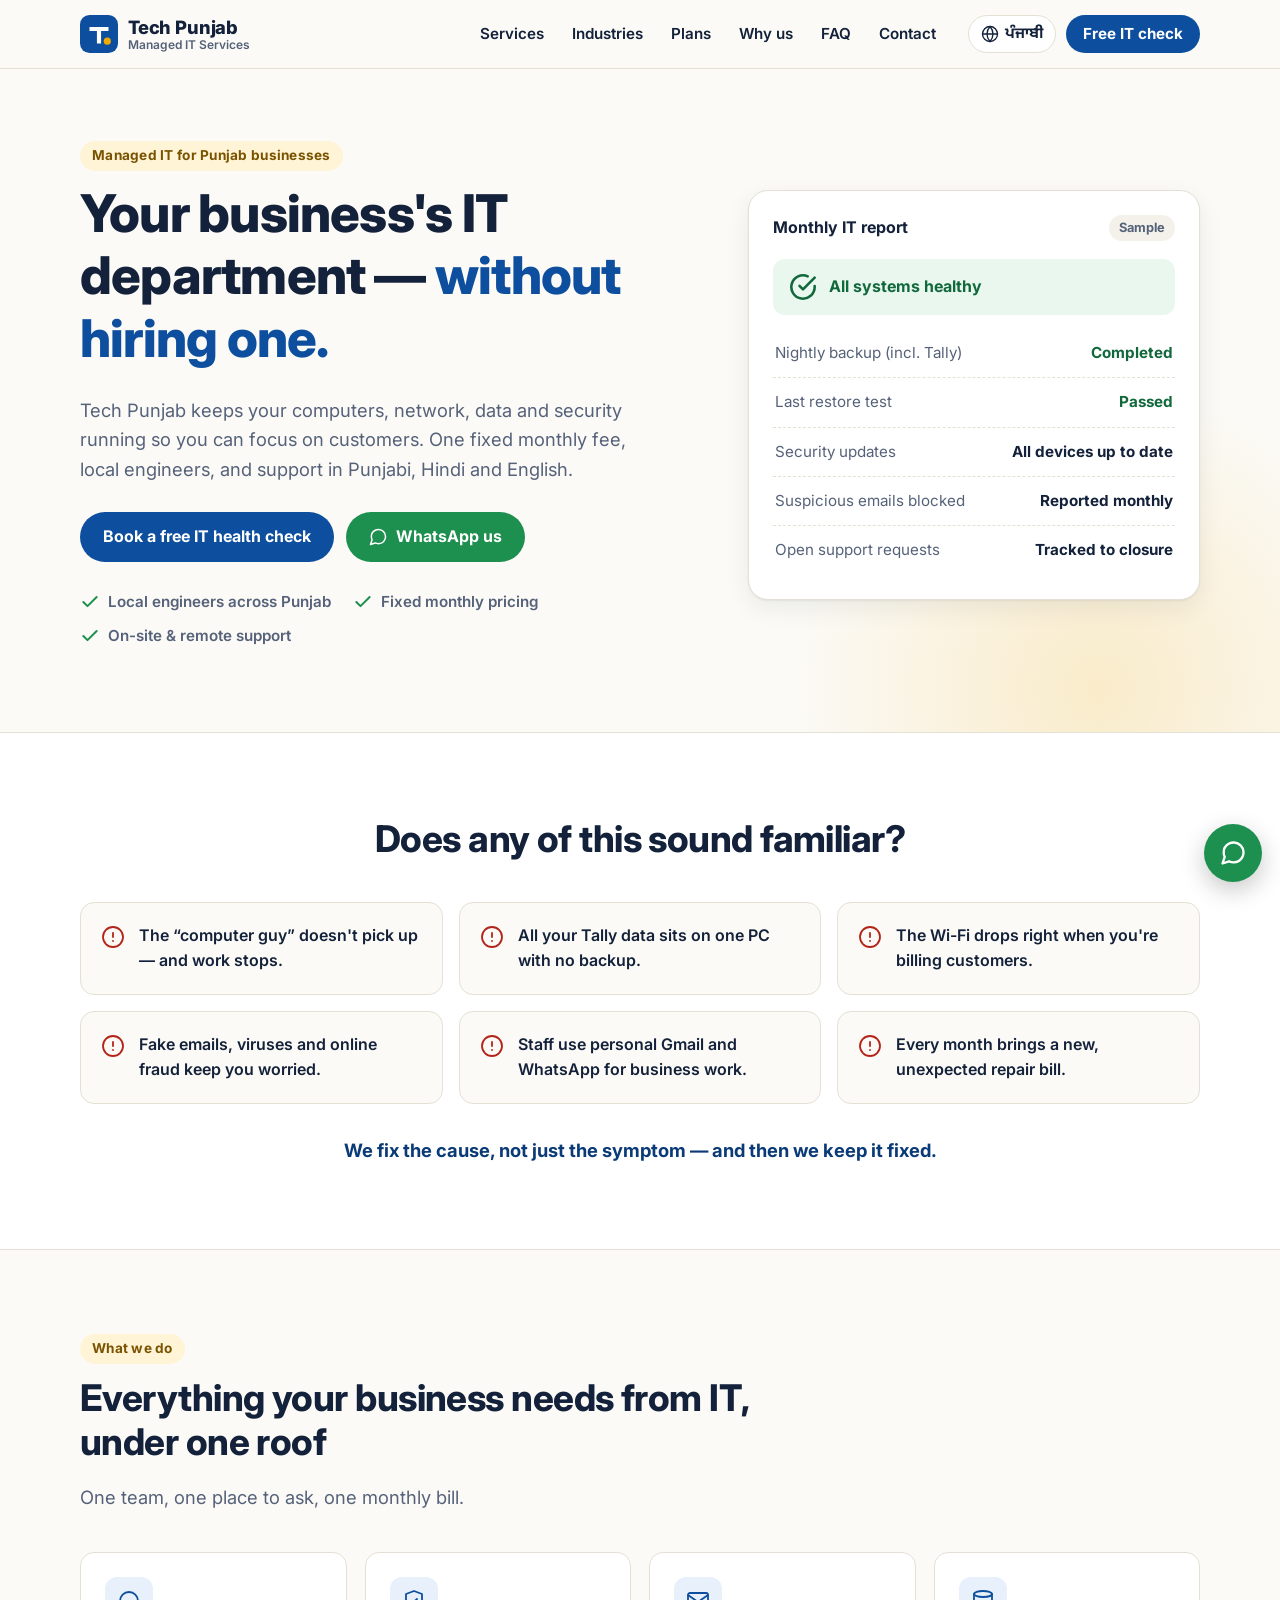
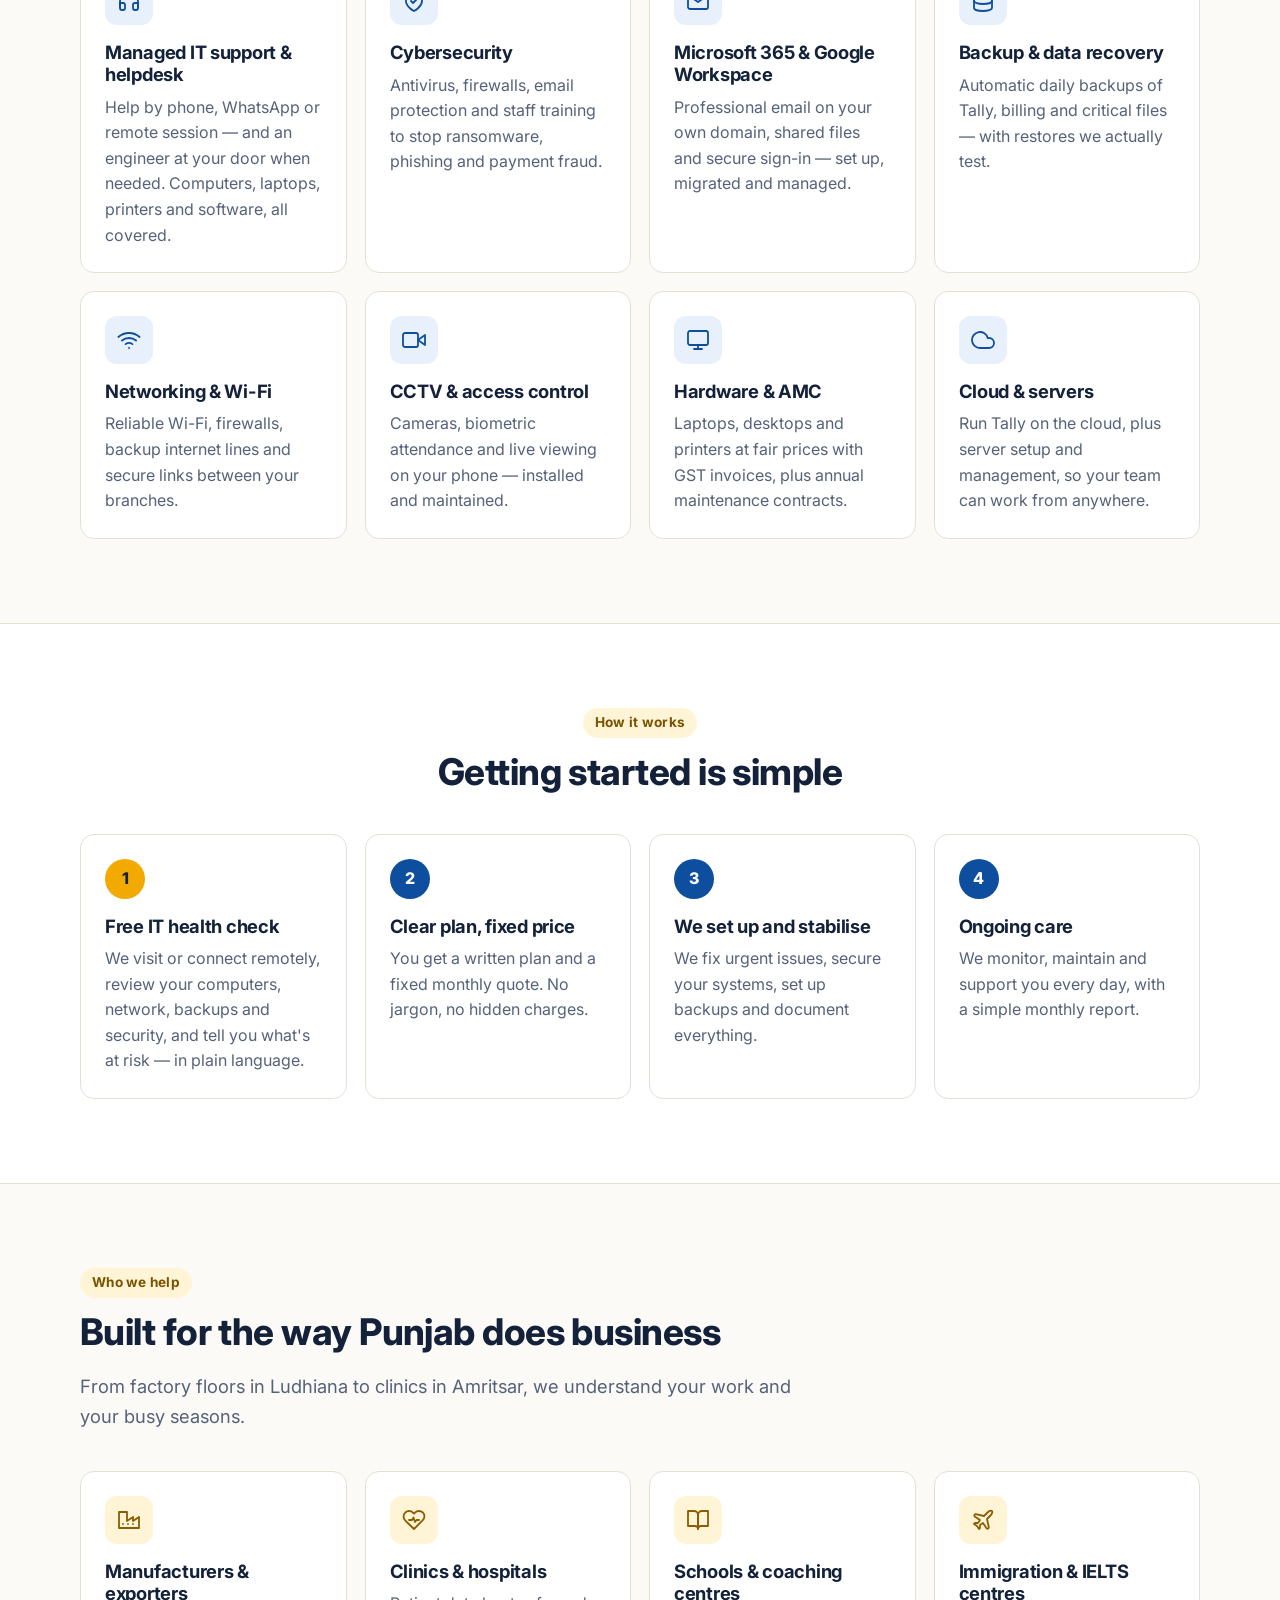
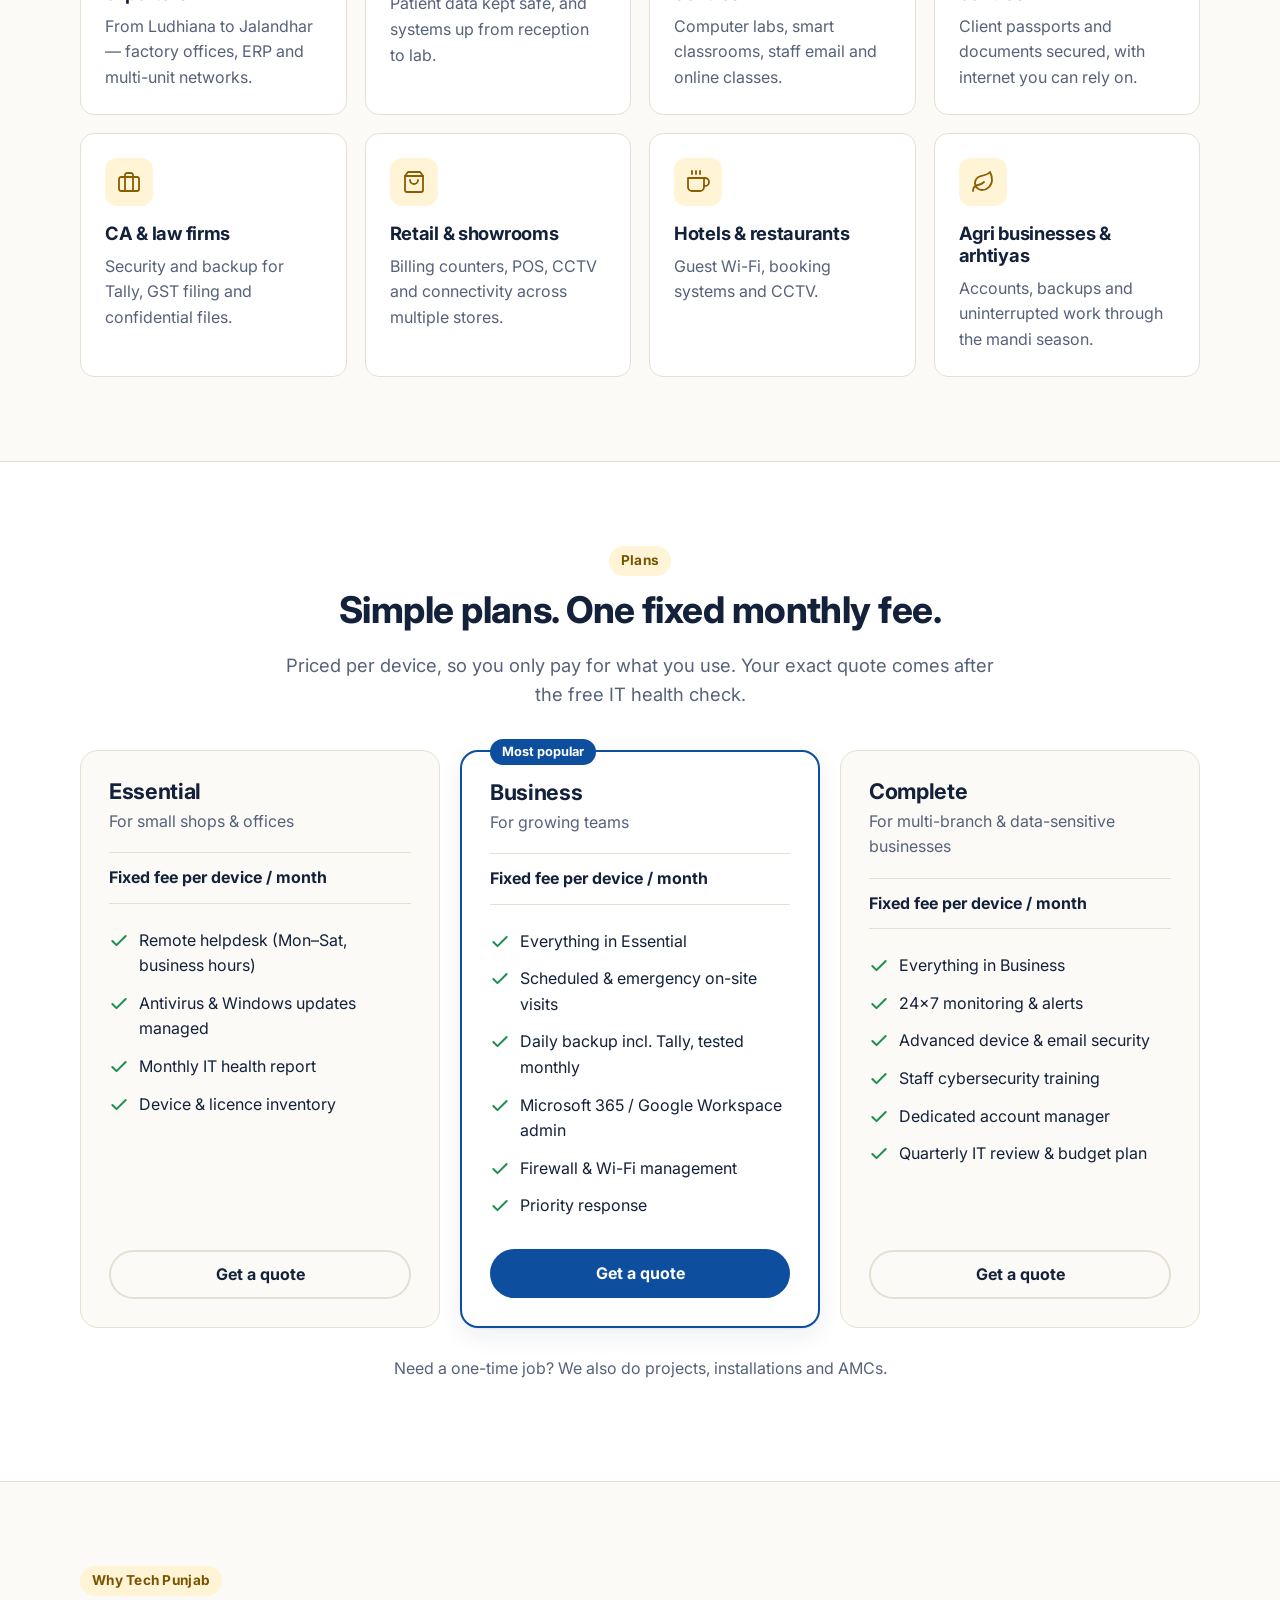
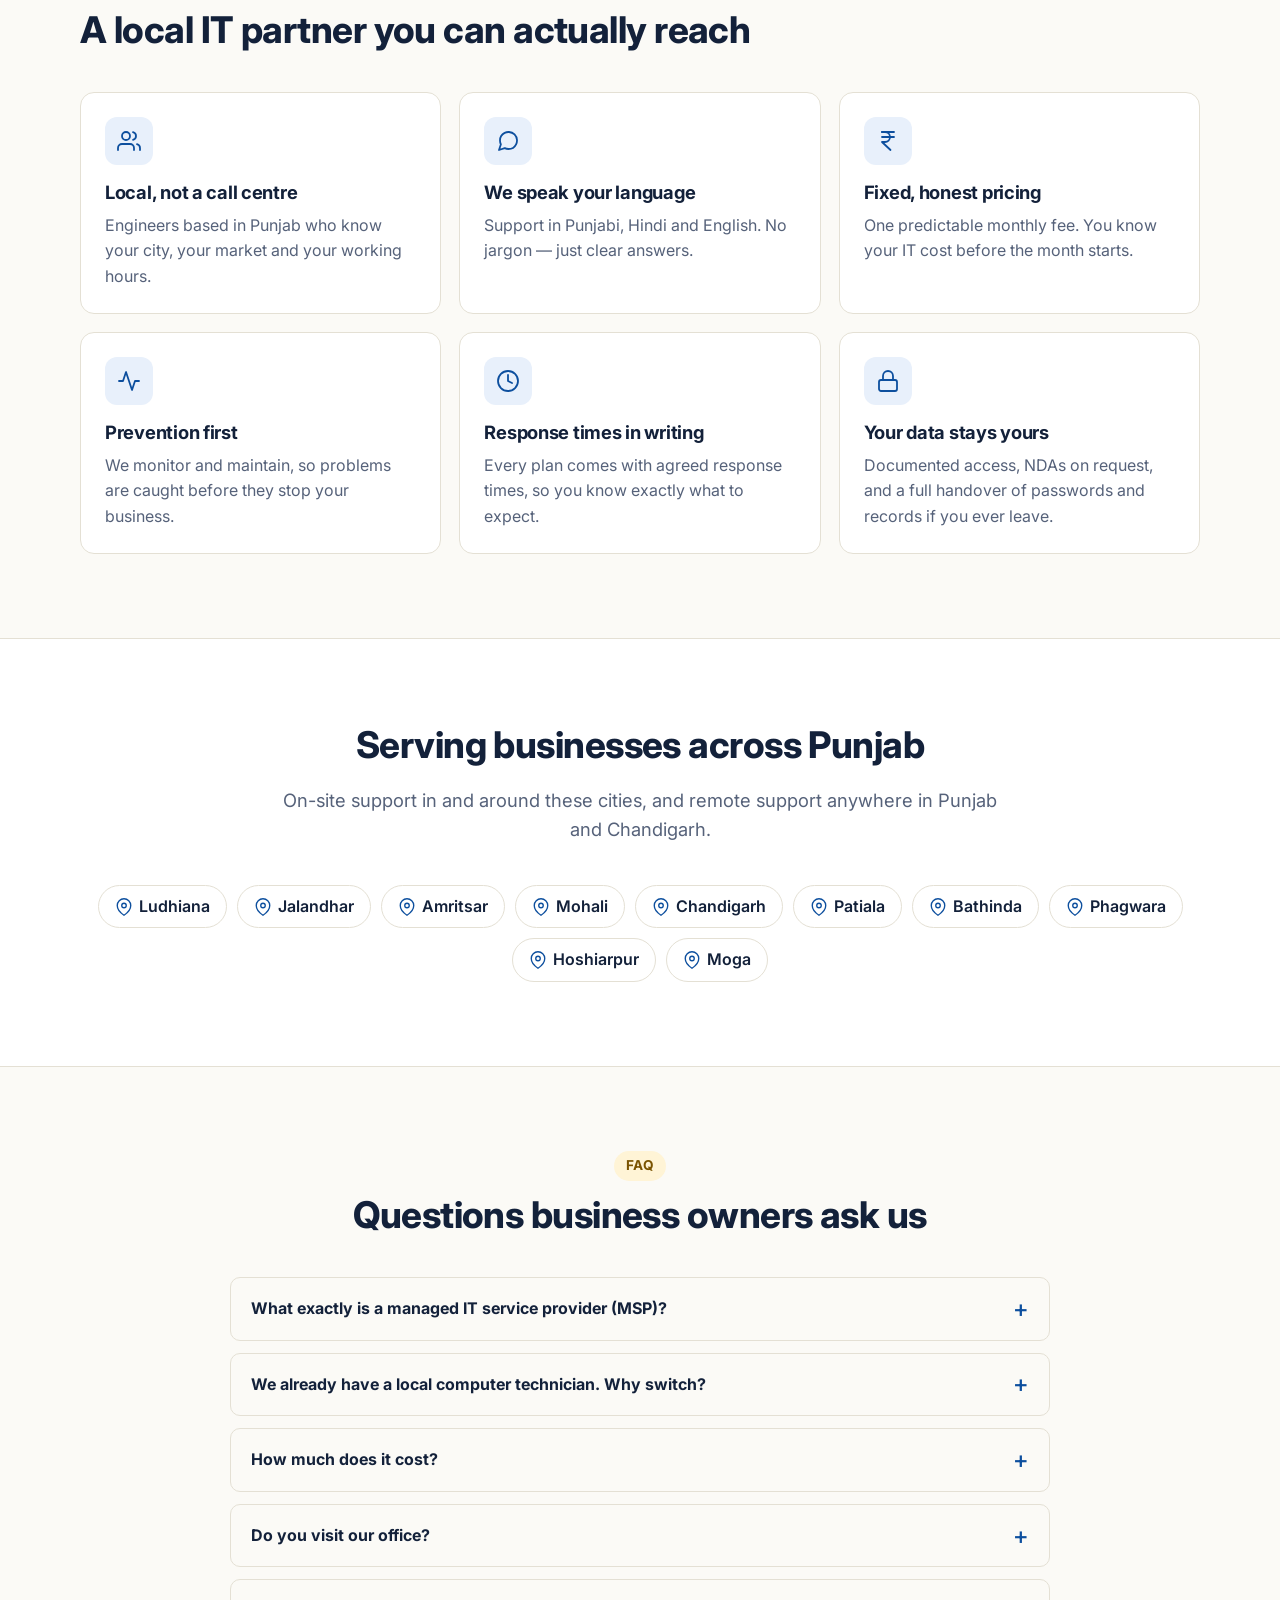
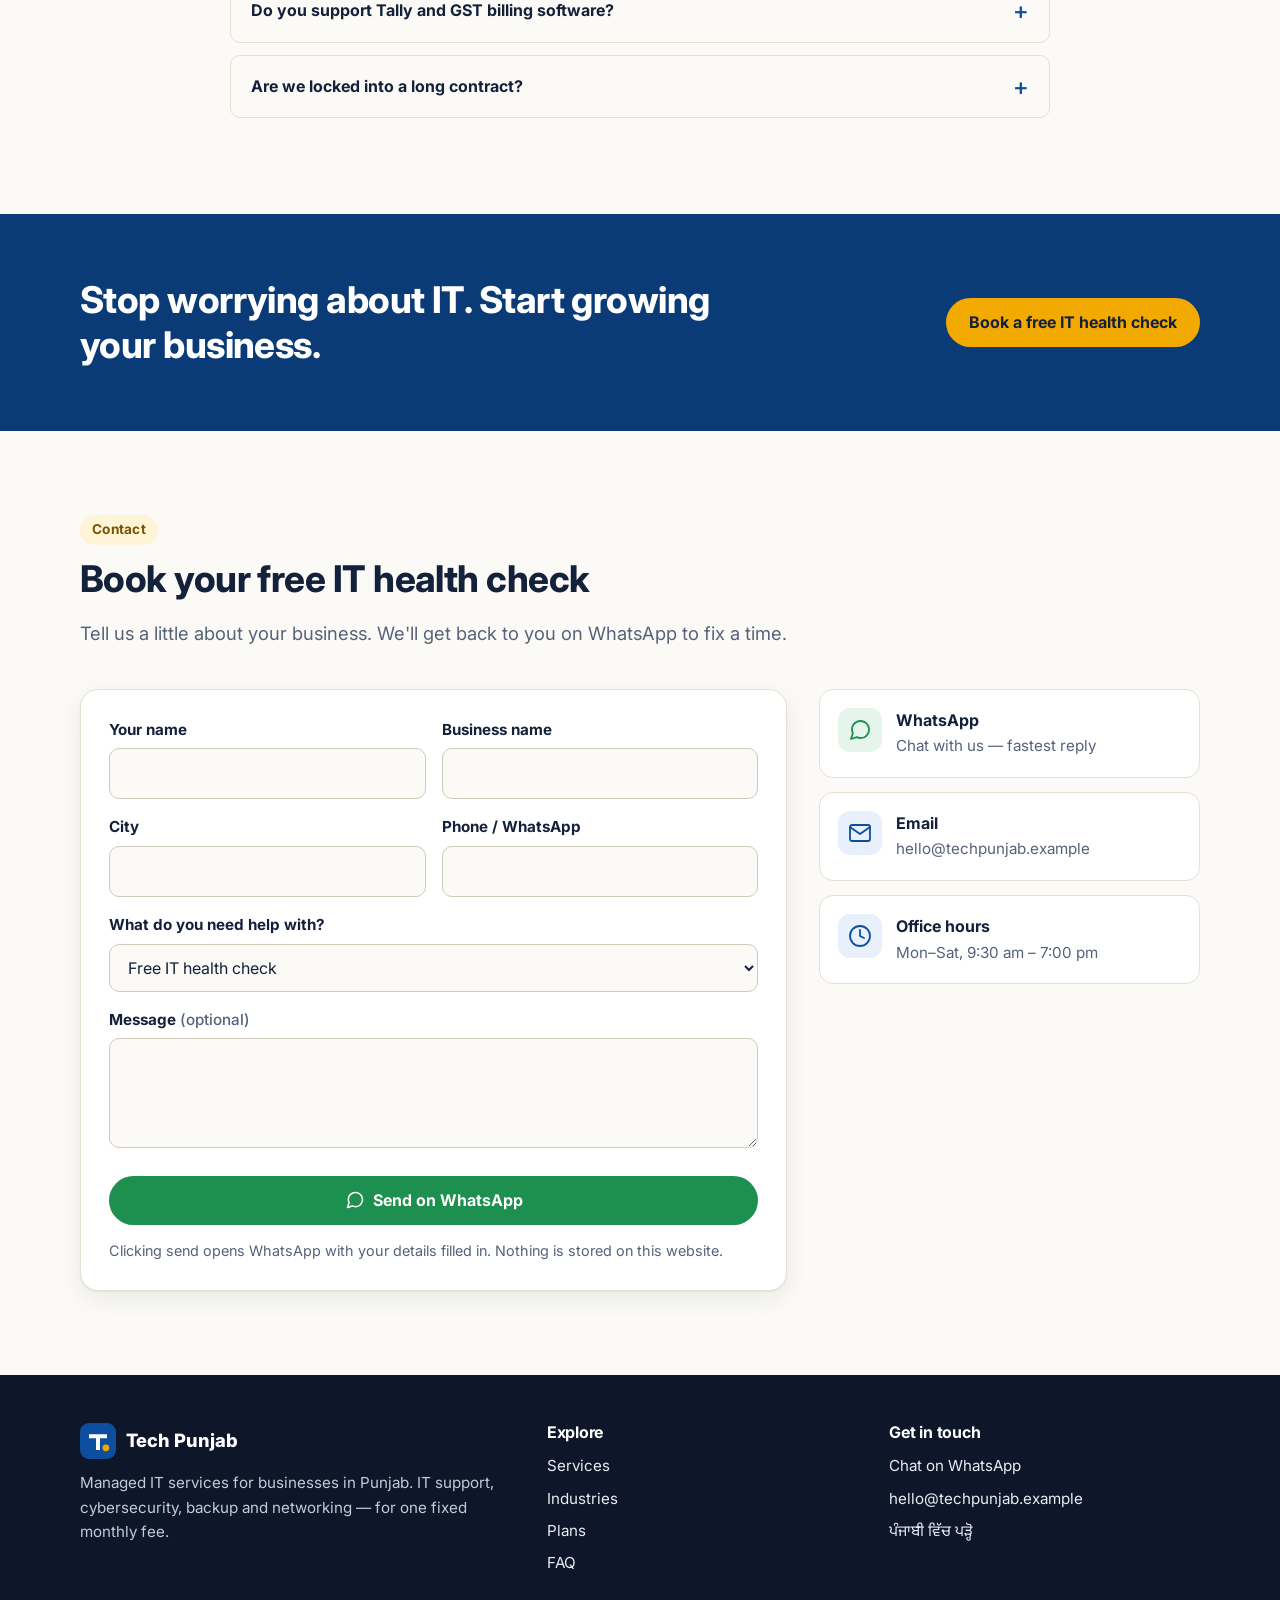
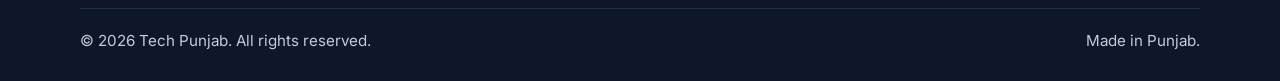
<file: index.html>
<!doctype html>
<html lang="en">
<head>
  <meta charset="utf-8">
  <meta name="viewport" content="width=device-width, initial-scale=1">
  <script src="/assets/js/lang.js"></script>
  <title>Tech Punjab | Managed IT Services for Businesses in Punjab</title>
  <meta name="description" content="Tech Punjab is your outsourced IT department: IT support, cybersecurity, backup, Microsoft 365, networking and CCTV for businesses in Ludhiana, Jalandhar, Amritsar, Mohali and across Punjab. Fixed monthly pricing. Book a free IT health check.">
  <link rel="canonical" href="https://website-techpunjab.ventacoremsp.workers.dev/">
  <link rel="alternate" hreflang="en-IN" href="https://website-techpunjab.ventacoremsp.workers.dev/">
  <link rel="alternate" hreflang="pa-IN" href="https://website-techpunjab.ventacoremsp.workers.dev/pa/">
  <link rel="alternate" hreflang="x-default" href="https://website-techpunjab.ventacoremsp.workers.dev/">
  <meta name="theme-color" content="#0d4f9e">
  <link rel="icon" href="/assets/img/logo.svg" type="image/svg+xml">

  <meta property="og:type" content="website">
  <meta property="og:site_name" content="Tech Punjab">
  <meta property="og:locale" content="en_IN">
  <meta property="og:locale:alternate" content="pa_IN">
  <meta property="og:title" content="Tech Punjab | Your business's IT department">
  <meta property="og:description" content="IT support, cybersecurity, backup and networking for Punjab businesses. Fixed monthly pricing. Support in Punjabi, Hindi and English.">
  <meta property="og:url" content="https://website-techpunjab.ventacoremsp.workers.dev/">

  <link rel="preconnect" href="https://fonts.googleapis.com">
  <link rel="preconnect" href="https://fonts.gstatic.com" crossorigin>
  <link rel="stylesheet" href="https://fonts.googleapis.com/css2?family=Inter:wght@400;500;600;700;800&family=Noto+Sans+Gurmukhi:wght@400;500;600;700;800&display=swap">
  <link rel="stylesheet" href="/assets/css/style.css">

  <script type="application/ld+json">
  {
    "@context": "https://schema.org",
    "@type": "ProfessionalService",
    "name": "Tech Punjab",
    "description": "Managed IT services for businesses in Punjab: IT support, cybersecurity, backup, Microsoft 365 and Google Workspace, networking and CCTV.",
    "url": "https://website-techpunjab.ventacoremsp.workers.dev/",
    "logo": "https://website-techpunjab.ventacoremsp.workers.dev/assets/img/logo.svg",
    "email": "hello@techpunjab.example",
    "address": { "@type": "PostalAddress", "addressRegion": "Punjab", "addressCountry": "IN" },
    "areaServed": ["Ludhiana", "Jalandhar", "Amritsar", "Mohali", "Chandigarh", "Patiala", "Bathinda", "Phagwara", "Hoshiarpur", "Moga", "Punjab"],
    "availableLanguage": ["en", "pa", "hi"],
    "openingHours": "Mo-Sa 09:30-19:00"
  }
  </script>
</head>
<body>
  <a class="skip-link" href="#main">Skip to content</a>

  <header class="site-header">
    <div class="container header-inner">
      <a class="brand" href="/" aria-label="Tech Punjab home">
        <img src="/assets/img/logo.svg" alt="" width="38" height="38">
        <span class="brand-name">Tech Punjab<small>Managed IT Services</small></span>
      </a>

      <nav id="site-nav" class="site-nav" aria-label="Main">
        <ul>
          <li><a href="#services">Services</a></li>
          <li><a href="#industries">Industries</a></li>
          <li><a href="#plans">Plans</a></li>
          <li><a href="#why">Why us</a></li>
          <li><a href="#faq">FAQ</a></li>
          <li><a href="#contact">Contact</a></li>
        </ul>
      </nav>

      <div class="header-actions">
        <a class="lang-switch" href="/pa/" hreflang="pa" lang="pa" data-set-lang="pa" title="ਪੰਜਾਬੀ ਵਿੱਚ ਪੜ੍ਹੋ">
          <svg class="ico" aria-hidden="true"><use href="/assets/img/icons.svg#i-globe"/></svg>
          <span lang="pa">ਪੰਜਾਬੀ</span>
        </a>
        <a class="btn btn-primary btn-sm header-cta" href="#contact">Free IT check</a>
        <button class="nav-toggle" type="button" aria-controls="site-nav" aria-expanded="false" aria-label="Open menu">
          <svg class="ico" aria-hidden="true"><use href="/assets/img/icons.svg#i-menu"/></svg>
        </button>
      </div>
    </div>
  </header>

  <main id="main">
    <!-- Hero -->
    <section class="hero">
      <div class="container hero-grid">
        <div>
          <span class="eyebrow">Managed IT for Punjab businesses</span>
          <h1>Your business's IT department — <span class="hl">without hiring one.</span></h1>
          <p class="lead">Tech Punjab keeps your computers, network, data and security running so you can focus on customers. One fixed monthly fee, local engineers, and support in Punjabi, Hindi and English.</p>
          <div class="hero-ctas">
            <a class="btn btn-primary" href="#contact">Book a free IT health check</a>
            <a class="btn btn-wa" href="https://wa.me/910000000000?text=Hello%20Tech%20Punjab%2C%20I%27d%20like%20to%20know%20more%20about%20your%20IT%20services." target="_blank" rel="noopener">
              <svg class="ico" aria-hidden="true"><use href="/assets/img/icons.svg#i-chat"/></svg>
              WhatsApp us
            </a>
          </div>
          <ul class="trust-list">
            <li><svg class="ico" aria-hidden="true"><use href="/assets/img/icons.svg#i-check"/></svg>Local engineers across Punjab</li>
            <li><svg class="ico" aria-hidden="true"><use href="/assets/img/icons.svg#i-check"/></svg>Fixed monthly pricing</li>
            <li><svg class="ico" aria-hidden="true"><use href="/assets/img/icons.svg#i-check"/></svg>On-site &amp; remote support</li>
          </ul>
        </div>

        <aside class="report-card" aria-label="Example of the monthly IT report clients receive">
          <header>
            <span class="rc-title">Monthly IT report</span>
            <span class="rc-tag">Sample</span>
          </header>
          <div class="rc-status">
            <svg class="ico" aria-hidden="true"><use href="/assets/img/icons.svg#i-check-circle"/></svg>
            All systems healthy
          </div>
          <ul class="rc-rows">
            <li><span>Nightly backup (incl. Tally)</span><strong class="rc-ok">Completed</strong></li>
            <li><span>Last restore test</span><strong class="rc-ok">Passed</strong></li>
            <li><span>Security updates</span><strong>All devices up to date</strong></li>
            <li><span>Suspicious emails blocked</span><strong>Reported monthly</strong></li>
            <li><span>Open support requests</span><strong>Tracked to closure</strong></li>
          </ul>
        </aside>
      </div>
    </section>

    <!-- Problems -->
    <section class="section-alt" aria-labelledby="problems-title">
      <div class="container">
        <div class="section-head center">
          <h2 id="problems-title">Does any of this sound familiar?</h2>
        </div>
        <div class="problem-grid">
          <div class="problem"><svg class="ico" aria-hidden="true"><use href="/assets/img/icons.svg#i-alert"/></svg><p>The “computer guy” doesn't pick up — and work stops.</p></div>
          <div class="problem"><svg class="ico" aria-hidden="true"><use href="/assets/img/icons.svg#i-alert"/></svg><p>All your Tally data sits on one PC with no backup.</p></div>
          <div class="problem"><svg class="ico" aria-hidden="true"><use href="/assets/img/icons.svg#i-alert"/></svg><p>The Wi-Fi drops right when you're billing customers.</p></div>
          <div class="problem"><svg class="ico" aria-hidden="true"><use href="/assets/img/icons.svg#i-alert"/></svg><p>Fake emails, viruses and online fraud keep you worried.</p></div>
          <div class="problem"><svg class="ico" aria-hidden="true"><use href="/assets/img/icons.svg#i-alert"/></svg><p>Staff use personal Gmail and WhatsApp for business work.</p></div>
          <div class="problem"><svg class="ico" aria-hidden="true"><use href="/assets/img/icons.svg#i-alert"/></svg><p>Every month brings a new, unexpected repair bill.</p></div>
        </div>
        <p class="problem-close">We fix the cause, not just the symptom — and then we keep it fixed.</p>
      </div>
    </section>

    <!-- Services -->
    <section id="services" aria-labelledby="services-title">
      <div class="container">
        <div class="section-head">
          <span class="eyebrow">What we do</span>
          <h2 id="services-title">Everything your business needs from IT, under one roof</h2>
          <p class="lead">One team, one place to ask, one monthly bill.</p>
        </div>
        <div class="card-grid">
          <article class="card">
            <div class="card-icon"><svg class="ico" aria-hidden="true"><use href="/assets/img/icons.svg#i-headset"/></svg></div>
            <h3>Managed IT support &amp; helpdesk</h3>
            <p>Help by phone, WhatsApp or remote session — and an engineer at your door when needed. Computers, laptops, printers and software, all covered.</p>
          </article>
          <article class="card">
            <div class="card-icon"><svg class="ico" aria-hidden="true"><use href="/assets/img/icons.svg#i-shield"/></svg></div>
            <h3>Cybersecurity</h3>
            <p>Antivirus, firewalls, email protection and staff training to stop ransomware, phishing and payment fraud.</p>
          </article>
          <article class="card">
            <div class="card-icon"><svg class="ico" aria-hidden="true"><use href="/assets/img/icons.svg#i-mail"/></svg></div>
            <h3>Microsoft 365 &amp; Google Workspace</h3>
            <p>Professional email on your own domain, shared files and secure sign-in — set up, migrated and managed.</p>
          </article>
          <article class="card">
            <div class="card-icon"><svg class="ico" aria-hidden="true"><use href="/assets/img/icons.svg#i-database"/></svg></div>
            <h3>Backup &amp; data recovery</h3>
            <p>Automatic daily backups of Tally, billing and critical files — with restores we actually test.</p>
          </article>
          <article class="card">
            <div class="card-icon"><svg class="ico" aria-hidden="true"><use href="/assets/img/icons.svg#i-wifi"/></svg></div>
            <h3>Networking &amp; Wi-Fi</h3>
            <p>Reliable Wi-Fi, firewalls, backup internet lines and secure links between your branches.</p>
          </article>
          <article class="card">
            <div class="card-icon"><svg class="ico" aria-hidden="true"><use href="/assets/img/icons.svg#i-camera"/></svg></div>
            <h3>CCTV &amp; access control</h3>
            <p>Cameras, biometric attendance and live viewing on your phone — installed and maintained.</p>
          </article>
          <article class="card">
            <div class="card-icon"><svg class="ico" aria-hidden="true"><use href="/assets/img/icons.svg#i-monitor"/></svg></div>
            <h3>Hardware &amp; AMC</h3>
            <p>Laptops, desktops and printers at fair prices with GST invoices, plus annual maintenance contracts.</p>
          </article>
          <article class="card">
            <div class="card-icon"><svg class="ico" aria-hidden="true"><use href="/assets/img/icons.svg#i-cloud"/></svg></div>
            <h3>Cloud &amp; servers</h3>
            <p>Run Tally on the cloud, plus server setup and management, so your team can work from anywhere.</p>
          </article>
        </div>
      </div>
    </section>

    <!-- How it works -->
    <section class="section-alt" aria-labelledby="process-title">
      <div class="container">
        <div class="section-head center">
          <span class="eyebrow">How it works</span>
          <h2 id="process-title">Getting started is simple</h2>
        </div>
        <ol class="steps">
          <li class="step">
            <h3>Free IT health check</h3>
            <p>We visit or connect remotely, review your computers, network, backups and security, and tell you what's at risk — in plain language.</p>
          </li>
          <li class="step">
            <h3>Clear plan, fixed price</h3>
            <p>You get a written plan and a fixed monthly quote. No jargon, no hidden charges.</p>
          </li>
          <li class="step">
            <h3>We set up and stabilise</h3>
            <p>We fix urgent issues, secure your systems, set up backups and document everything.</p>
          </li>
          <li class="step">
            <h3>Ongoing care</h3>
            <p>We monitor, maintain and support you every day, with a simple monthly report.</p>
          </li>
        </ol>
      </div>
    </section>

    <!-- Industries -->
    <section id="industries" aria-labelledby="industries-title">
      <div class="container">
        <div class="section-head">
          <span class="eyebrow">Who we help</span>
          <h2 id="industries-title">Built for the way Punjab does business</h2>
          <p class="lead">From factory floors in Ludhiana to clinics in Amritsar, we understand your work and your busy seasons.</p>
        </div>
        <div class="card-grid">
          <article class="card">
            <div class="card-icon accent"><svg class="ico" aria-hidden="true"><use href="/assets/img/icons.svg#i-factory"/></svg></div>
            <h3>Manufacturers &amp; exporters</h3>
            <p>From Ludhiana to Jalandhar — factory offices, ERP and multi-unit networks.</p>
          </article>
          <article class="card">
            <div class="card-icon accent"><svg class="ico" aria-hidden="true"><use href="/assets/img/icons.svg#i-heart"/></svg></div>
            <h3>Clinics &amp; hospitals</h3>
            <p>Patient data kept safe, and systems up from reception to lab.</p>
          </article>
          <article class="card">
            <div class="card-icon accent"><svg class="ico" aria-hidden="true"><use href="/assets/img/icons.svg#i-book"/></svg></div>
            <h3>Schools &amp; coaching centres</h3>
            <p>Computer labs, smart classrooms, staff email and online classes.</p>
          </article>
          <article class="card">
            <div class="card-icon accent"><svg class="ico" aria-hidden="true"><use href="/assets/img/icons.svg#i-plane"/></svg></div>
            <h3>Immigration &amp; IELTS centres</h3>
            <p>Client passports and documents secured, with internet you can rely on.</p>
          </article>
          <article class="card">
            <div class="card-icon accent"><svg class="ico" aria-hidden="true"><use href="/assets/img/icons.svg#i-briefcase"/></svg></div>
            <h3>CA &amp; law firms</h3>
            <p>Security and backup for Tally, GST filing and confidential files.</p>
          </article>
          <article class="card">
            <div class="card-icon accent"><svg class="ico" aria-hidden="true"><use href="/assets/img/icons.svg#i-bag"/></svg></div>
            <h3>Retail &amp; showrooms</h3>
            <p>Billing counters, POS, CCTV and connectivity across multiple stores.</p>
          </article>
          <article class="card">
            <div class="card-icon accent"><svg class="ico" aria-hidden="true"><use href="/assets/img/icons.svg#i-coffee"/></svg></div>
            <h3>Hotels &amp; restaurants</h3>
            <p>Guest Wi-Fi, booking systems and CCTV.</p>
          </article>
          <article class="card">
            <div class="card-icon accent"><svg class="ico" aria-hidden="true"><use href="/assets/img/icons.svg#i-leaf"/></svg></div>
            <h3>Agri businesses &amp; arhtiyas</h3>
            <p>Accounts, backups and uninterrupted work through the mandi season.</p>
          </article>
        </div>
      </div>
    </section>

    <!-- Plans -->
    <section id="plans" class="section-alt" aria-labelledby="plans-title">
      <div class="container">
        <div class="section-head center">
          <span class="eyebrow">Plans</span>
          <h2 id="plans-title">Simple plans. One fixed monthly fee.</h2>
          <p class="lead">Priced per device, so you only pay for what you use. Your exact quote comes after the free IT health check.</p>
        </div>
        <div class="plans">
          <article class="plan">
            <h3>Essential</h3>
            <p class="plan-for">For small shops &amp; offices</p>
            <p class="plan-price">Fixed fee per device / month</p>
            <ul>
              <li><svg class="ico" aria-hidden="true"><use href="/assets/img/icons.svg#i-check"/></svg>Remote helpdesk (Mon–Sat, business hours)</li>
              <li><svg class="ico" aria-hidden="true"><use href="/assets/img/icons.svg#i-check"/></svg>Antivirus &amp; Windows updates managed</li>
              <li><svg class="ico" aria-hidden="true"><use href="/assets/img/icons.svg#i-check"/></svg>Monthly IT health report</li>
              <li><svg class="ico" aria-hidden="true"><use href="/assets/img/icons.svg#i-check"/></svg>Device &amp; licence inventory</li>
            </ul>
            <a class="btn btn-ghost btn-block" href="#contact" data-plan="Essential">Get a quote</a>
          </article>
          <article class="plan featured">
            <span class="plan-badge">Most popular</span>
            <h3>Business</h3>
            <p class="plan-for">For growing teams</p>
            <p class="plan-price">Fixed fee per device / month</p>
            <ul>
              <li><svg class="ico" aria-hidden="true"><use href="/assets/img/icons.svg#i-check"/></svg>Everything in Essential</li>
              <li><svg class="ico" aria-hidden="true"><use href="/assets/img/icons.svg#i-check"/></svg>Scheduled &amp; emergency on-site visits</li>
              <li><svg class="ico" aria-hidden="true"><use href="/assets/img/icons.svg#i-check"/></svg>Daily backup incl. Tally, tested monthly</li>
              <li><svg class="ico" aria-hidden="true"><use href="/assets/img/icons.svg#i-check"/></svg>Microsoft 365 / Google Workspace admin</li>
              <li><svg class="ico" aria-hidden="true"><use href="/assets/img/icons.svg#i-check"/></svg>Firewall &amp; Wi-Fi management</li>
              <li><svg class="ico" aria-hidden="true"><use href="/assets/img/icons.svg#i-check"/></svg>Priority response</li>
            </ul>
            <a class="btn btn-primary btn-block" href="#contact" data-plan="Business">Get a quote</a>
          </article>
          <article class="plan">
            <h3>Complete</h3>
            <p class="plan-for">For multi-branch &amp; data-sensitive businesses</p>
            <p class="plan-price">Fixed fee per device / month</p>
            <ul>
              <li><svg class="ico" aria-hidden="true"><use href="/assets/img/icons.svg#i-check"/></svg>Everything in Business</li>
              <li><svg class="ico" aria-hidden="true"><use href="/assets/img/icons.svg#i-check"/></svg>24×7 monitoring &amp; alerts</li>
              <li><svg class="ico" aria-hidden="true"><use href="/assets/img/icons.svg#i-check"/></svg>Advanced device &amp; email security</li>
              <li><svg class="ico" aria-hidden="true"><use href="/assets/img/icons.svg#i-check"/></svg>Staff cybersecurity training</li>
              <li><svg class="ico" aria-hidden="true"><use href="/assets/img/icons.svg#i-check"/></svg>Dedicated account manager</li>
              <li><svg class="ico" aria-hidden="true"><use href="/assets/img/icons.svg#i-check"/></svg>Quarterly IT review &amp; budget plan</li>
            </ul>
            <a class="btn btn-ghost btn-block" href="#contact" data-plan="Complete">Get a quote</a>
          </article>
        </div>
        <p class="plans-note">Need a one-time job? We also do projects, installations and AMCs.</p>
      </div>
    </section>

    <!-- Why us -->
    <section id="why" aria-labelledby="why-title">
      <div class="container">
        <div class="section-head">
          <span class="eyebrow">Why Tech Punjab</span>
          <h2 id="why-title">A local IT partner you can actually reach</h2>
        </div>
        <div class="card-grid cols-3">
          <article class="card">
            <div class="card-icon"><svg class="ico" aria-hidden="true"><use href="/assets/img/icons.svg#i-users"/></svg></div>
            <h3>Local, not a call centre</h3>
            <p>Engineers based in Punjab who know your city, your market and your working hours.</p>
          </article>
          <article class="card">
            <div class="card-icon"><svg class="ico" aria-hidden="true"><use href="/assets/img/icons.svg#i-chat"/></svg></div>
            <h3>We speak your language</h3>
            <p>Support in Punjabi, Hindi and English. No jargon — just clear answers.</p>
          </article>
          <article class="card">
            <div class="card-icon"><svg class="ico" aria-hidden="true"><use href="/assets/img/icons.svg#i-rupee"/></svg></div>
            <h3>Fixed, honest pricing</h3>
            <p>One predictable monthly fee. You know your IT cost before the month starts.</p>
          </article>
          <article class="card">
            <div class="card-icon"><svg class="ico" aria-hidden="true"><use href="/assets/img/icons.svg#i-activity"/></svg></div>
            <h3>Prevention first</h3>
            <p>We monitor and maintain, so problems are caught before they stop your business.</p>
          </article>
          <article class="card">
            <div class="card-icon"><svg class="ico" aria-hidden="true"><use href="/assets/img/icons.svg#i-clock"/></svg></div>
            <h3>Response times in writing</h3>
            <p>Every plan comes with agreed response times, so you know exactly what to expect.</p>
          </article>
          <article class="card">
            <div class="card-icon"><svg class="ico" aria-hidden="true"><use href="/assets/img/icons.svg#i-lock"/></svg></div>
            <h3>Your data stays yours</h3>
            <p>Documented access, NDAs on request, and a full handover of passwords and records if you ever leave.</p>
          </article>
        </div>
      </div>
    </section>

    <!-- Areas -->
    <section class="section-alt" aria-labelledby="areas-title">
      <div class="container">
        <div class="section-head center">
          <h2 id="areas-title">Serving businesses across Punjab</h2>
          <p class="lead">On-site support in and around these cities, and remote support anywhere in Punjab and Chandigarh.</p>
        </div>
        <ul class="areas">
          <li><svg class="ico" aria-hidden="true"><use href="/assets/img/icons.svg#i-pin"/></svg>Ludhiana</li>
          <li><svg class="ico" aria-hidden="true"><use href="/assets/img/icons.svg#i-pin"/></svg>Jalandhar</li>
          <li><svg class="ico" aria-hidden="true"><use href="/assets/img/icons.svg#i-pin"/></svg>Amritsar</li>
          <li><svg class="ico" aria-hidden="true"><use href="/assets/img/icons.svg#i-pin"/></svg>Mohali</li>
          <li><svg class="ico" aria-hidden="true"><use href="/assets/img/icons.svg#i-pin"/></svg>Chandigarh</li>
          <li><svg class="ico" aria-hidden="true"><use href="/assets/img/icons.svg#i-pin"/></svg>Patiala</li>
          <li><svg class="ico" aria-hidden="true"><use href="/assets/img/icons.svg#i-pin"/></svg>Bathinda</li>
          <li><svg class="ico" aria-hidden="true"><use href="/assets/img/icons.svg#i-pin"/></svg>Phagwara</li>
          <li><svg class="ico" aria-hidden="true"><use href="/assets/img/icons.svg#i-pin"/></svg>Hoshiarpur</li>
          <li><svg class="ico" aria-hidden="true"><use href="/assets/img/icons.svg#i-pin"/></svg>Moga</li>
        </ul>
      </div>
    </section>

    <!-- FAQ -->
    <section id="faq" aria-labelledby="faq-title">
      <div class="container">
        <div class="section-head center">
          <span class="eyebrow">FAQ</span>
          <h2 id="faq-title">Questions business owners ask us</h2>
        </div>
        <div class="faq">
          <details>
            <summary>What exactly is a managed IT service provider (MSP)?</summary>
            <div><p>An MSP is your outsourced IT department. Instead of calling someone only when things break, you pay a fixed monthly fee and we look after your computers, network, email, backups and security continuously — fixing problems and preventing them.</p></div>
          </details>
          <details>
            <summary>We already have a local computer technician. Why switch?</summary>
            <div><p>A technician fixes things after they break. We prevent breakdowns, keep records of every device and password, run tested backups and protect your business against fraud. You can keep your technician for small jobs — we're happy to work alongside them.</p></div>
          </details>
          <details>
            <summary>How much does it cost?</summary>
            <div><p>Pricing is a fixed monthly fee based on the number of computers and users, and the plan you choose. After the free IT health check we give you a written quote — no surprise bills.</p></div>
          </details>
          <details>
            <summary>Do you visit our office?</summary>
            <div><p>Yes. Most issues are solved remotely, and our engineers come on-site whenever hands-on work is needed. See the list of cities above.</p></div>
          </details>
          <details>
            <summary>Do you support Tally and GST billing software?</summary>
            <div><p>Yes. We back up Tally data daily, can host Tally on the cloud for access from multiple locations, and keep billing PCs and printers running.</p></div>
          </details>
          <details>
            <summary>Are we locked into a long contract?</summary>
            <div><p>No. Our agreements are simple and flexible, and if you ever decide to leave, we hand over all passwords, records and documentation.</p></div>
          </details>
        </div>
      </div>
    </section>

    <!-- CTA band -->
    <section class="cta-band" aria-label="Get started">
      <div class="container cta-band-inner">
        <h2>Stop worrying about IT. Start growing your business.</h2>
        <a class="btn btn-primary" href="#contact">Book a free IT health check</a>
      </div>
    </section>

    <!-- Contact -->
    <section id="contact" aria-labelledby="contact-title">
      <div class="container">
        <div class="section-head">
          <span class="eyebrow">Contact</span>
          <h2 id="contact-title">Book your free IT health check</h2>
          <p class="lead">Tell us a little about your business. We'll get back to you on WhatsApp to fix a time.</p>
        </div>
        <div class="contact-grid">
          <form id="contact-form" class="form-card" novalidate
                data-wa="910000000000"
                data-intro="Hello Tech Punjab, I'd like to know more about your IT services."
                data-plan-label="Plan I'm interested in">
            <div class="form-grid">
              <div class="field">
                <label for="f-name">Your name</label>
                <input id="f-name" name="name" type="text" autocomplete="name" required data-field>
              </div>
              <div class="field">
                <label for="f-business">Business name</label>
                <input id="f-business" name="business" type="text" autocomplete="organization" required data-field>
              </div>
              <div class="field">
                <label for="f-city">City</label>
                <input id="f-city" name="city" type="text" autocomplete="address-level2" required data-field>
              </div>
              <div class="field">
                <label for="f-phone">Phone / WhatsApp</label>
                <input id="f-phone" name="phone" type="tel" autocomplete="tel" inputmode="tel" pattern="[0-9+\-\s]{10,15}" required data-field>
              </div>
              <div class="field full">
                <label for="f-service">What do you need help with?</label>
                <select id="f-service" name="service" data-field>
                  <option>Free IT health check</option>
                  <option>Managed IT support plan</option>
                  <option>Cybersecurity</option>
                  <option>Email (Microsoft 365 / Google Workspace)</option>
                  <option>Backup &amp; data recovery</option>
                  <option>Networking &amp; Wi-Fi</option>
                  <option>CCTV &amp; access control</option>
                  <option>Hardware / AMC</option>
                  <option>Something else</option>
                </select>
              </div>
              <div class="field full">
                <label for="f-message">Message <span class="opt">(optional)</span></label>
                <textarea id="f-message" name="message" data-field></textarea>
              </div>
            </div>
            <button class="btn btn-wa btn-block form-submit" type="submit">
              <svg class="ico" aria-hidden="true"><use href="/assets/img/icons.svg#i-chat"/></svg>
              Send on WhatsApp
            </button>
            <p class="form-note">Clicking send opens WhatsApp with your details filled in. Nothing is stored on this website.</p>
          </form>

          <div class="contact-info">
            <a class="info-item" href="https://wa.me/910000000000" target="_blank" rel="noopener">
              <div class="card-icon wa"><svg class="ico" aria-hidden="true"><use href="/assets/img/icons.svg#i-chat"/></svg></div>
              <div><strong>WhatsApp</strong><span>Chat with us — fastest reply</span></div>
            </a>
            <a class="info-item" href="mailto:hello@techpunjab.example">
              <div class="card-icon"><svg class="ico" aria-hidden="true"><use href="/assets/img/icons.svg#i-mail"/></svg></div>
              <div><strong>Email</strong><span>hello@techpunjab.example</span></div>
            </a>
            <div class="info-item">
              <div class="card-icon"><svg class="ico" aria-hidden="true"><use href="/assets/img/icons.svg#i-clock"/></svg></div>
              <div><strong>Office hours</strong><span>Mon–Sat, 9:30 am – 7:00 pm</span></div>
            </div>
          </div>
        </div>
      </div>
    </section>
  </main>

  <footer class="site-footer">
    <div class="container">
      <div class="footer-grid">
        <div>
          <div class="footer-brand"><img src="/assets/img/logo.svg" alt="" width="36" height="36">Tech Punjab</div>
          <p>Managed IT services for businesses in Punjab. IT support, cybersecurity, backup and networking — for one fixed monthly fee.</p>
        </div>
        <div>
          <h3>Explore</h3>
          <ul>
            <li><a href="#services">Services</a></li>
            <li><a href="#industries">Industries</a></li>
            <li><a href="#plans">Plans</a></li>
            <li><a href="#faq">FAQ</a></li>
          </ul>
        </div>
        <div>
          <h3>Get in touch</h3>
          <ul>
            <li><a href="https://wa.me/910000000000" target="_blank" rel="noopener">Chat on WhatsApp</a></li>
            <li><a href="mailto:hello@techpunjab.example">hello@techpunjab.example</a></li>
            <li><a href="/pa/" hreflang="pa" lang="pa" data-set-lang="pa">ਪੰਜਾਬੀ ਵਿੱਚ ਪੜ੍ਹੋ</a></li>
          </ul>
        </div>
      </div>
      <div class="footer-bottom">
        <span>© <span data-year>2026</span> Tech Punjab. All rights reserved.</span>
        <span>Made in Punjab.</span>
      </div>
    </div>
  </footer>

  <a class="wa-float" href="https://wa.me/910000000000?text=Hello%20Tech%20Punjab%2C%20I%27d%20like%20to%20know%20more%20about%20your%20IT%20services." target="_blank" rel="noopener" aria-label="Chat with Tech Punjab on WhatsApp">
    <svg class="ico" aria-hidden="true"><use href="/assets/img/icons.svg#i-chat"/></svg>
  </a>

  <script src="/assets/js/main.js" defer></script>
</body>
</html>
</file>
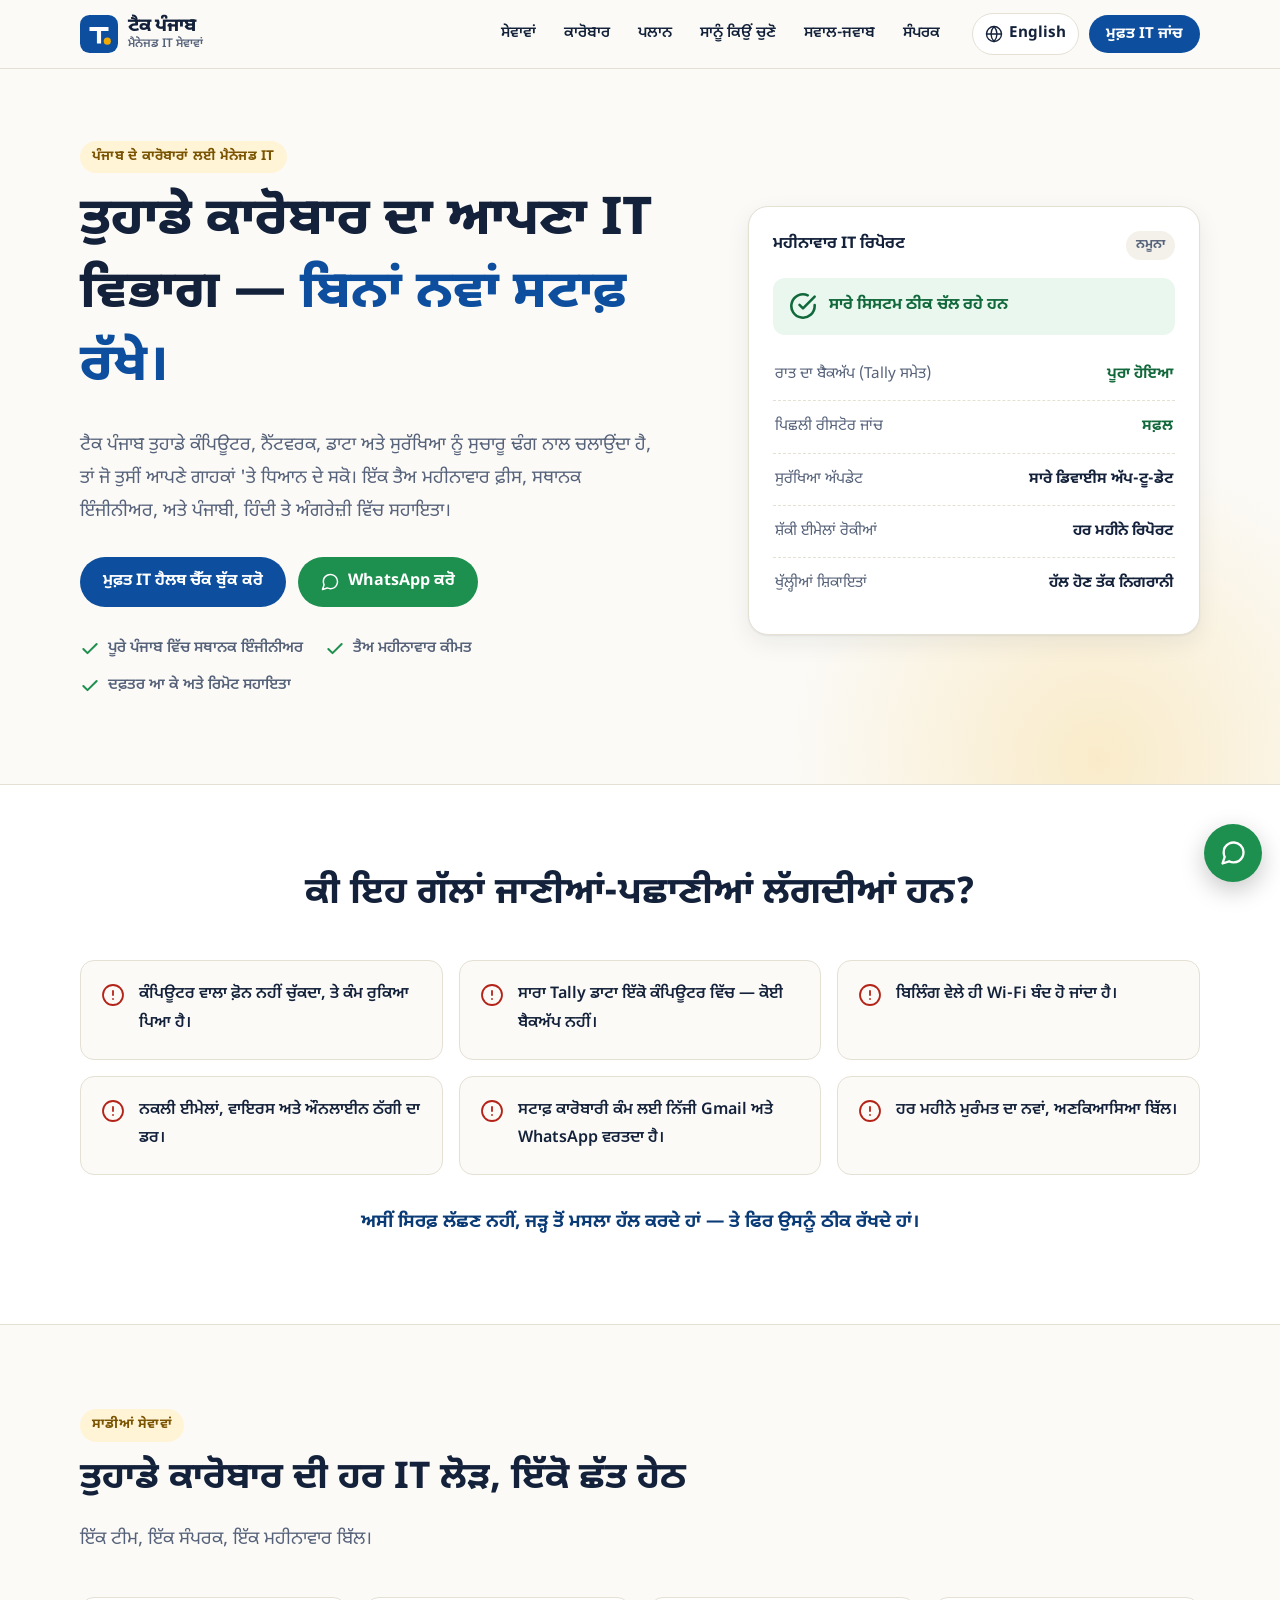
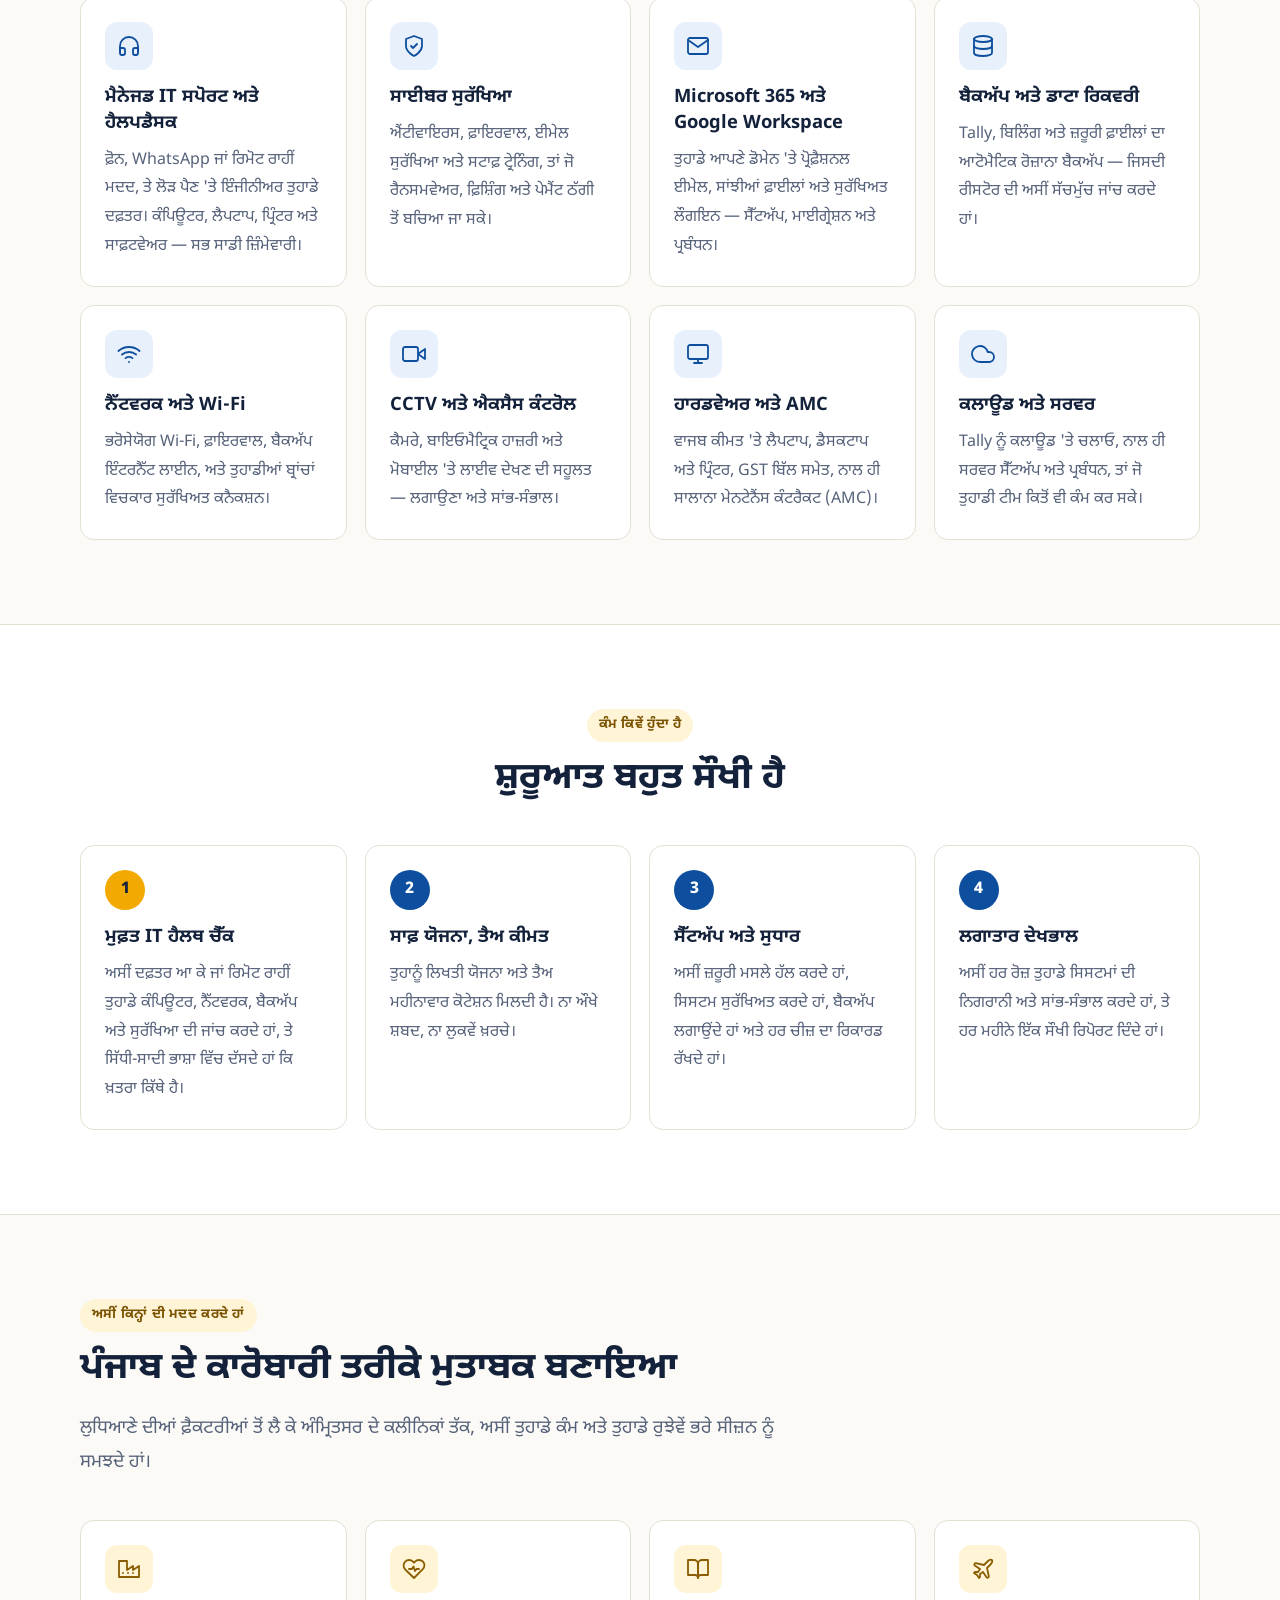
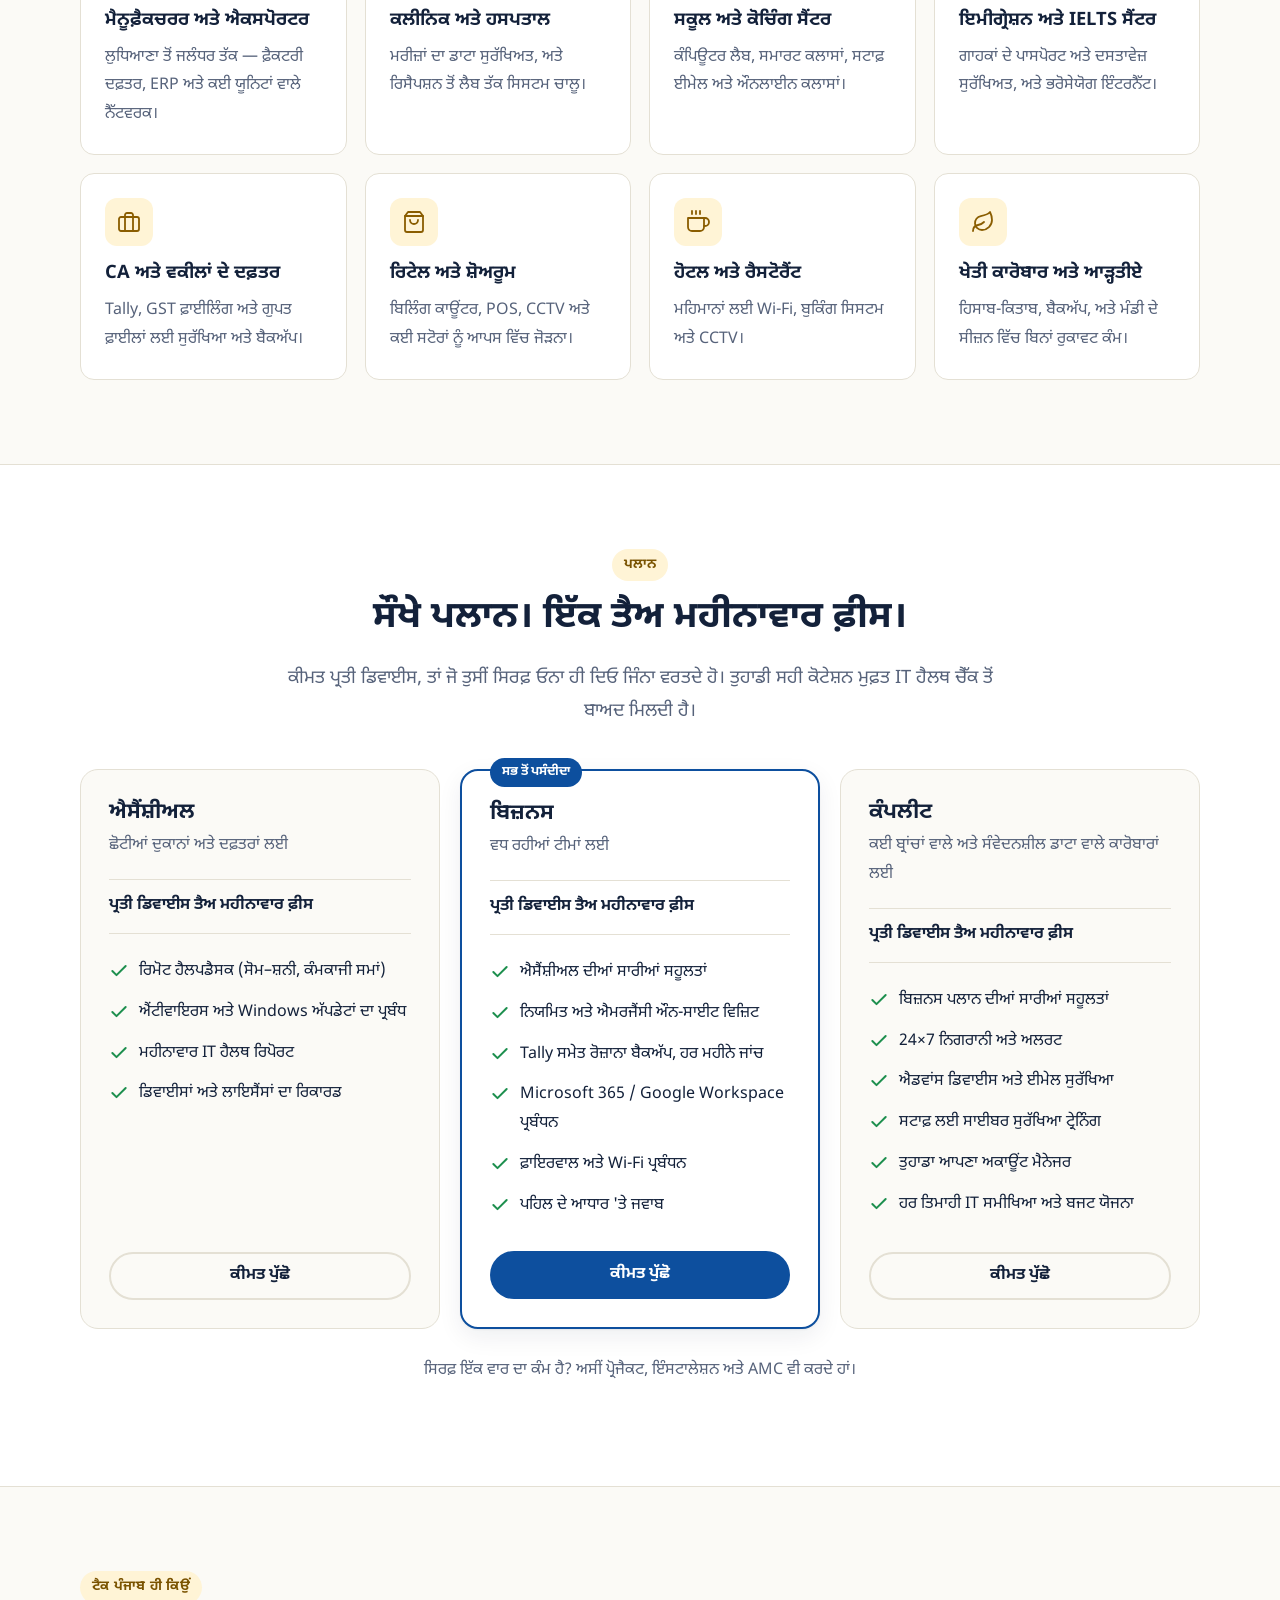
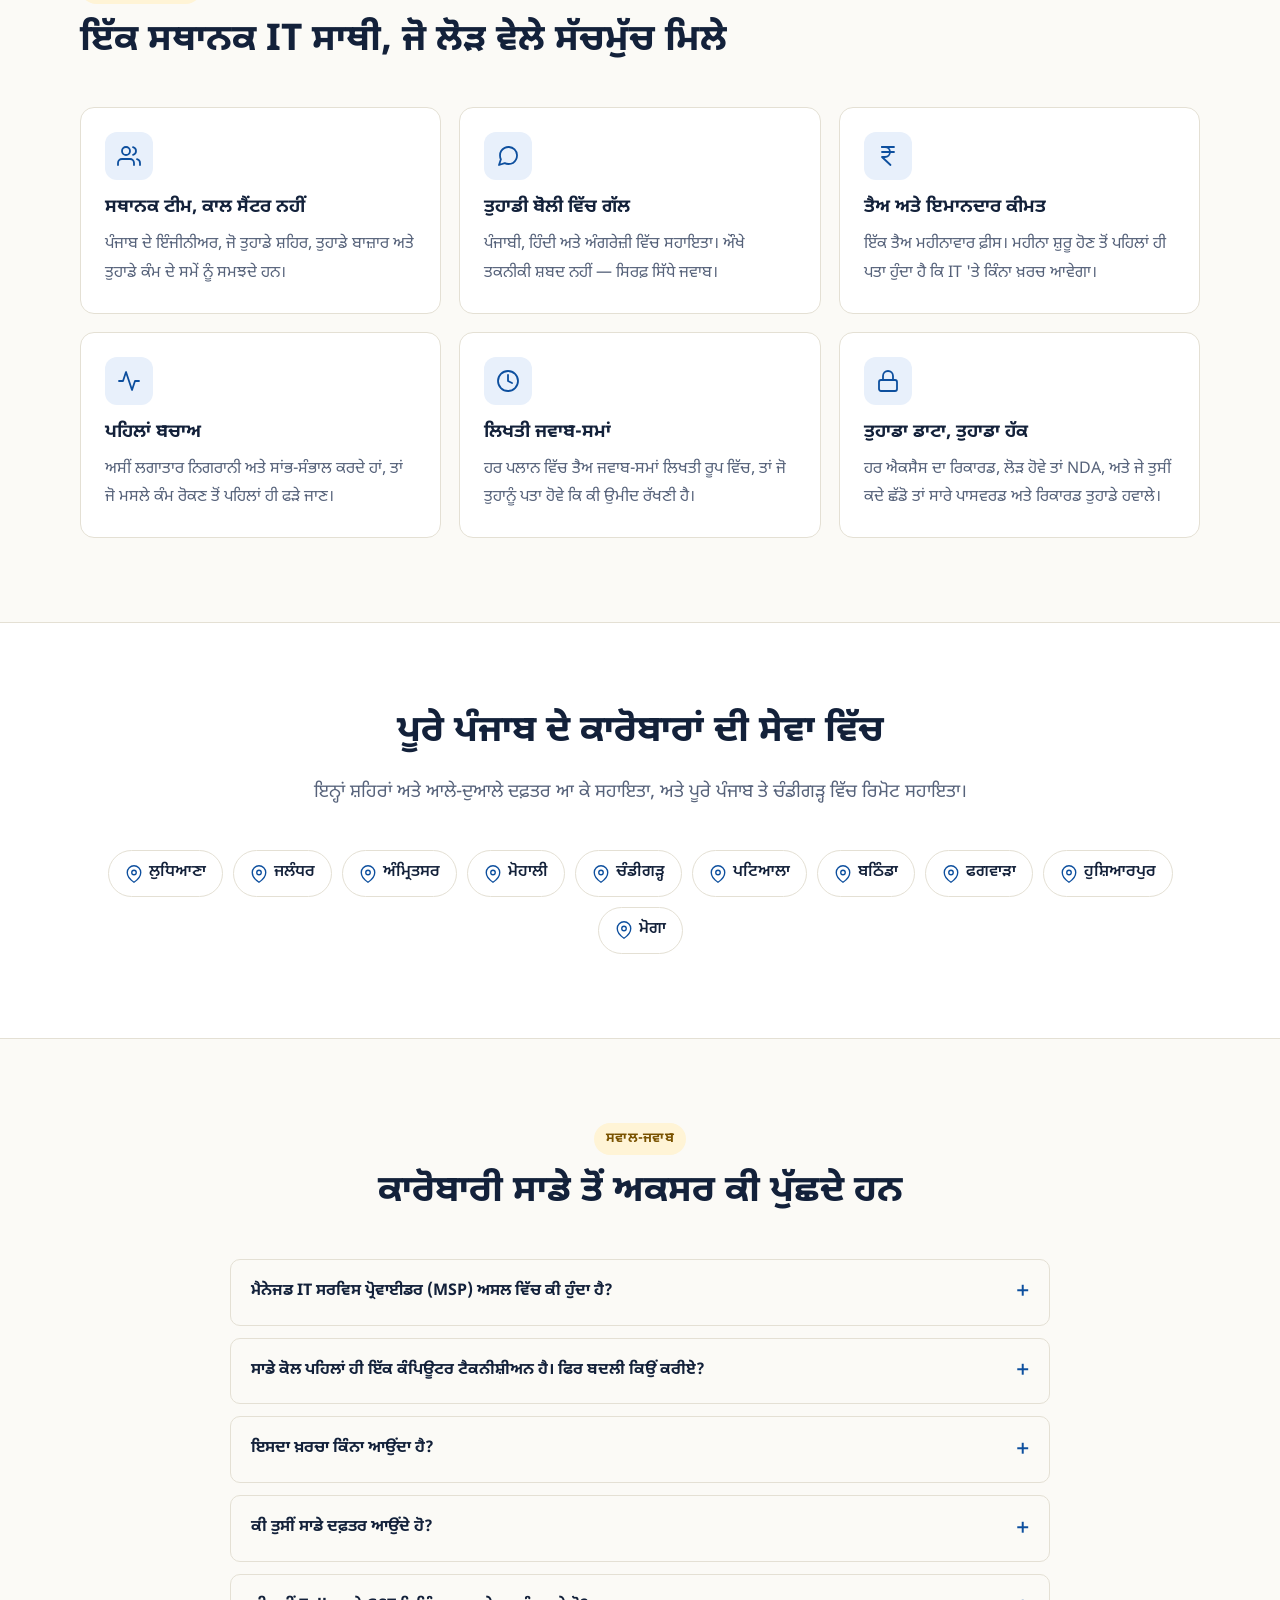
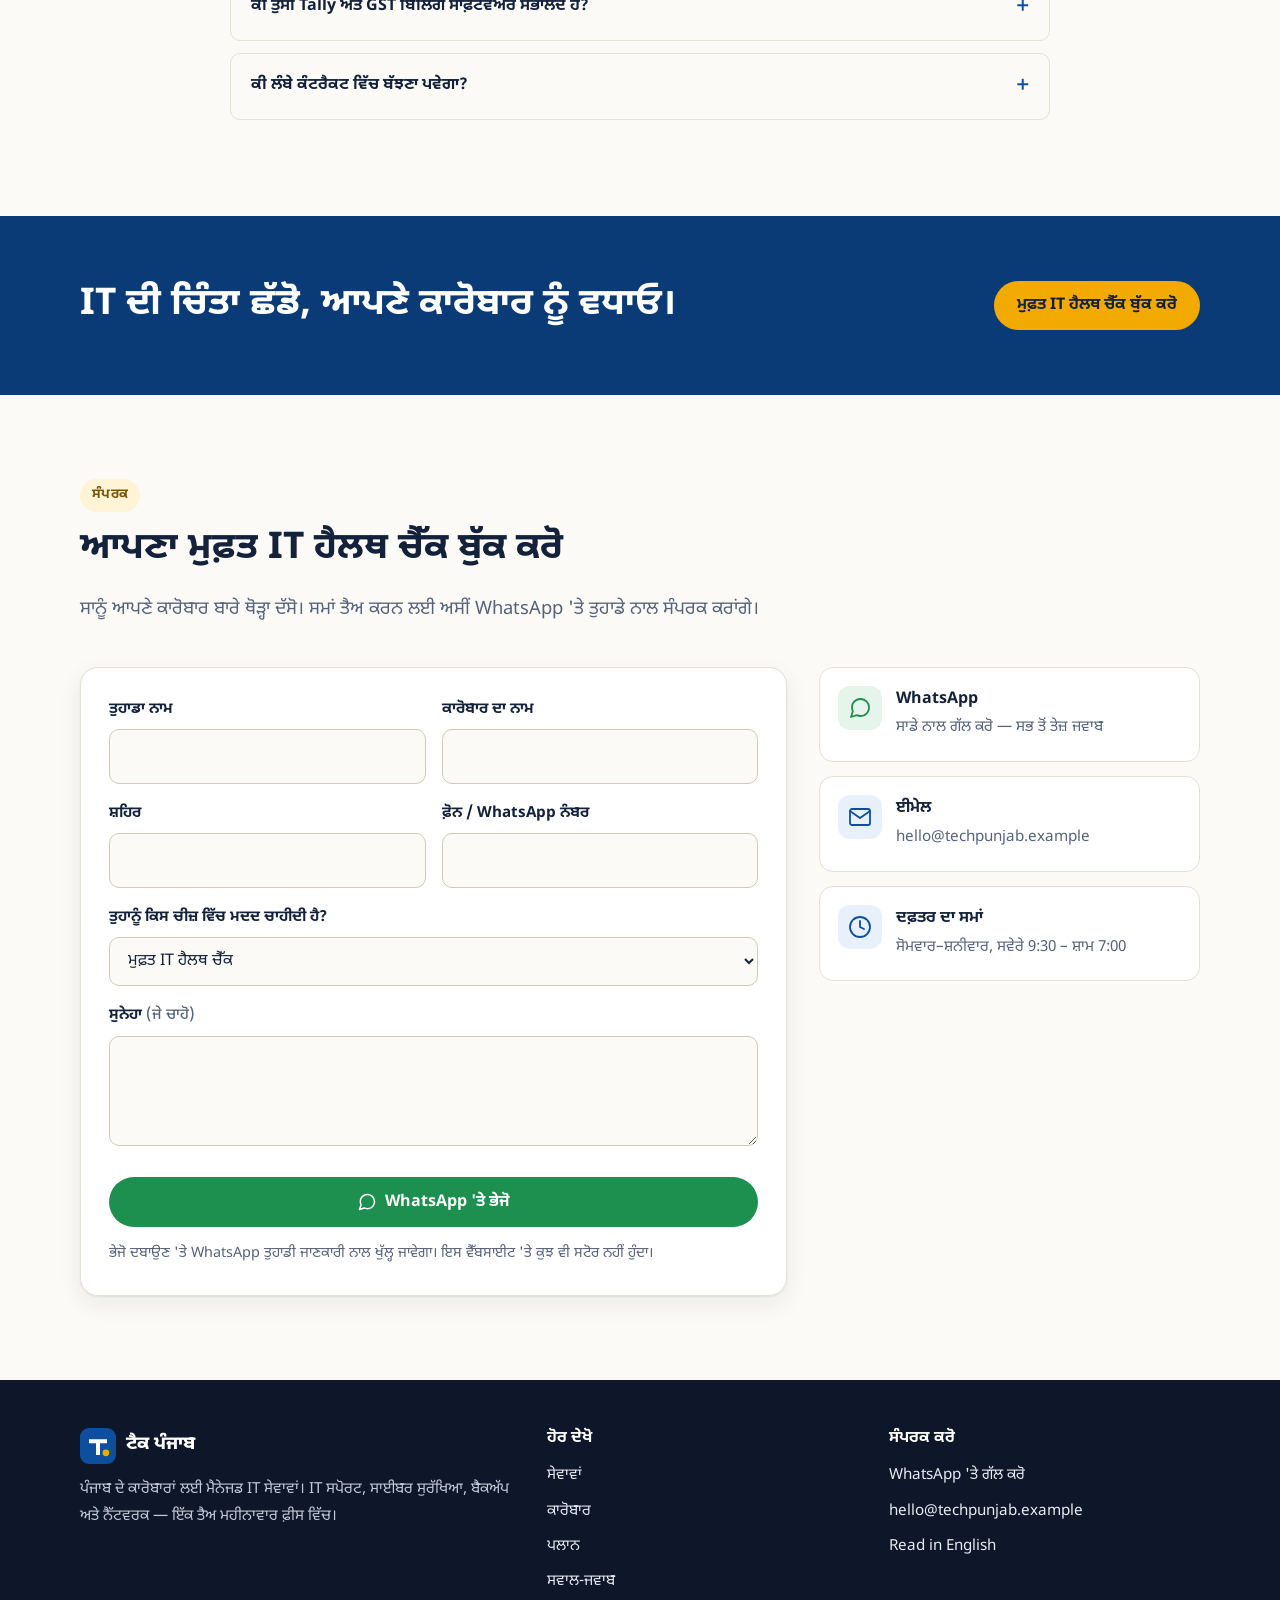
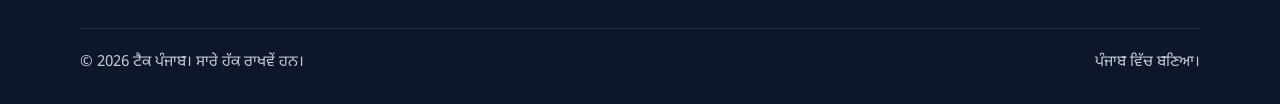
<file: pa/index.html>
<!doctype html>
<html lang="pa">
<head>
  <meta charset="utf-8">
  <meta name="viewport" content="width=device-width, initial-scale=1">
  <title>ਟੈਕ ਪੰਜਾਬ | ਪੰਜਾਬ ਦੇ ਕਾਰੋਬਾਰਾਂ ਲਈ ਮੈਨੇਜਡ IT ਸੇਵਾਵਾਂ</title>
  <meta name="description" content="ਟੈਕ ਪੰਜਾਬ ਤੁਹਾਡਾ ਆਪਣਾ IT ਵਿਭਾਗ: ਲੁਧਿਆਣਾ, ਜਲੰਧਰ, ਅੰਮ੍ਰਿਤਸਰ, ਮੋਹਾਲੀ ਅਤੇ ਪੂਰੇ ਪੰਜਾਬ ਦੇ ਕਾਰੋਬਾਰਾਂ ਲਈ IT ਸਪੋਰਟ, ਸਾਈਬਰ ਸੁਰੱਖਿਆ, ਬੈਕਅੱਪ, Microsoft 365, ਨੈੱਟਵਰਕ ਅਤੇ CCTV। ਤੈਅ ਮਹੀਨਾਵਾਰ ਕੀਮਤ। ਮੁਫ਼ਤ IT ਹੈਲਥ ਚੈੱਕ ਬੁੱਕ ਕਰੋ।">
  <link rel="canonical" href="https://website-techpunjab.ventacoremsp.workers.dev/pa/">
  <link rel="alternate" hreflang="en-IN" href="https://website-techpunjab.ventacoremsp.workers.dev/">
  <link rel="alternate" hreflang="pa-IN" href="https://website-techpunjab.ventacoremsp.workers.dev/pa/">
  <link rel="alternate" hreflang="x-default" href="https://website-techpunjab.ventacoremsp.workers.dev/">
  <meta name="theme-color" content="#0d4f9e">
  <link rel="icon" href="/assets/img/logo.svg" type="image/svg+xml">

  <meta property="og:type" content="website">
  <meta property="og:site_name" content="ਟੈਕ ਪੰਜਾਬ">
  <meta property="og:locale" content="pa_IN">
  <meta property="og:locale:alternate" content="en_IN">
  <meta property="og:title" content="ਟੈਕ ਪੰਜਾਬ | ਤੁਹਾਡੇ ਕਾਰੋਬਾਰ ਦਾ ਆਪਣਾ IT ਵਿਭਾਗ">
  <meta property="og:description" content="ਪੰਜਾਬ ਦੇ ਕਾਰੋਬਾਰਾਂ ਲਈ IT ਸਪੋਰਟ, ਸਾਈਬਰ ਸੁਰੱਖਿਆ, ਬੈਕਅੱਪ ਅਤੇ ਨੈੱਟਵਰਕ। ਤੈਅ ਮਹੀਨਾਵਾਰ ਕੀਮਤ। ਪੰਜਾਬੀ, ਹਿੰਦੀ ਅਤੇ ਅੰਗਰੇਜ਼ੀ ਵਿੱਚ ਸਹਾਇਤਾ।">
  <meta property="og:url" content="https://website-techpunjab.ventacoremsp.workers.dev/pa/">

  <link rel="preconnect" href="https://fonts.googleapis.com">
  <link rel="preconnect" href="https://fonts.gstatic.com" crossorigin>
  <link rel="stylesheet" href="https://fonts.googleapis.com/css2?family=Inter:wght@400;500;600;700;800&family=Noto+Sans+Gurmukhi:wght@400;500;600;700;800&display=swap">
  <link rel="stylesheet" href="/assets/css/style.css">

  <script type="application/ld+json">
  {
    "@context": "https://schema.org",
    "@type": "ProfessionalService",
    "name": "Tech Punjab",
    "alternateName": "ਟੈਕ ਪੰਜਾਬ",
    "description": "ਪੰਜਾਬ ਦੇ ਕਾਰੋਬਾਰਾਂ ਲਈ ਮੈਨੇਜਡ IT ਸੇਵਾਵਾਂ: IT ਸਪੋਰਟ, ਸਾਈਬਰ ਸੁਰੱਖਿਆ, ਬੈਕਅੱਪ, Microsoft 365 ਅਤੇ Google Workspace, ਨੈੱਟਵਰਕ ਅਤੇ CCTV।",
    "url": "https://website-techpunjab.ventacoremsp.workers.dev/pa/",
    "logo": "https://website-techpunjab.ventacoremsp.workers.dev/assets/img/logo.svg",
    "email": "hello@techpunjab.example",
    "address": { "@type": "PostalAddress", "addressRegion": "Punjab", "addressCountry": "IN" },
    "areaServed": ["Ludhiana", "Jalandhar", "Amritsar", "Mohali", "Chandigarh", "Patiala", "Bathinda", "Phagwara", "Hoshiarpur", "Moga", "Punjab"],
    "availableLanguage": ["pa", "hi", "en"],
    "openingHours": "Mo-Sa 09:30-19:00"
  }
  </script>
</head>
<body>
  <a class="skip-link" href="#main">ਮੁੱਖ ਸਮੱਗਰੀ 'ਤੇ ਜਾਓ</a>

  <header class="site-header">
    <div class="container header-inner">
      <a class="brand" href="/pa/" aria-label="ਟੈਕ ਪੰਜਾਬ ਹੋਮ">
        <img src="/assets/img/logo.svg" alt="" width="38" height="38">
        <span class="brand-name">ਟੈਕ ਪੰਜਾਬ<small>ਮੈਨੇਜਡ IT ਸੇਵਾਵਾਂ</small></span>
      </a>

      <nav id="site-nav" class="site-nav" aria-label="ਮੁੱਖ ਮੀਨੂ">
        <ul>
          <li><a href="#services">ਸੇਵਾਵਾਂ</a></li>
          <li><a href="#industries">ਕਾਰੋਬਾਰ</a></li>
          <li><a href="#plans">ਪਲਾਨ</a></li>
          <li><a href="#why">ਸਾਨੂੰ ਕਿਉਂ ਚੁਣੋ</a></li>
          <li><a href="#faq">ਸਵਾਲ-ਜਵਾਬ</a></li>
          <li><a href="#contact">ਸੰਪਰਕ</a></li>
        </ul>
      </nav>

      <div class="header-actions">
        <a class="lang-switch" href="/" hreflang="en" lang="en" data-set-lang="en" title="Read in English">
          <svg class="ico" aria-hidden="true"><use href="/assets/img/icons.svg#i-globe"/></svg>
          <span>English</span>
        </a>
        <a class="btn btn-primary btn-sm header-cta" href="#contact">ਮੁਫ਼ਤ IT ਜਾਂਚ</a>
        <button class="nav-toggle" type="button" aria-controls="site-nav" aria-expanded="false" aria-label="ਮੀਨੂ ਖੋਲ੍ਹੋ">
          <svg class="ico" aria-hidden="true"><use href="/assets/img/icons.svg#i-menu"/></svg>
        </button>
      </div>
    </div>
  </header>

  <main id="main">
    <!-- Hero -->
    <section class="hero">
      <div class="container hero-grid">
        <div>
          <span class="eyebrow">ਪੰਜਾਬ ਦੇ ਕਾਰੋਬਾਰਾਂ ਲਈ ਮੈਨੇਜਡ IT</span>
          <h1>ਤੁਹਾਡੇ ਕਾਰੋਬਾਰ ਦਾ ਆਪਣਾ IT ਵਿਭਾਗ — <span class="hl">ਬਿਨਾਂ ਨਵਾਂ ਸਟਾਫ਼ ਰੱਖੇ।</span></h1>
          <p class="lead">ਟੈਕ ਪੰਜਾਬ ਤੁਹਾਡੇ ਕੰਪਿਊਟਰ, ਨੈੱਟਵਰਕ, ਡਾਟਾ ਅਤੇ ਸੁਰੱਖਿਆ ਨੂੰ ਸੁਚਾਰੂ ਢੰਗ ਨਾਲ ਚਲਾਉਂਦਾ ਹੈ, ਤਾਂ ਜੋ ਤੁਸੀਂ ਆਪਣੇ ਗਾਹਕਾਂ 'ਤੇ ਧਿਆਨ ਦੇ ਸਕੋ। ਇੱਕ ਤੈਅ ਮਹੀਨਾਵਾਰ ਫ਼ੀਸ, ਸਥਾਨਕ ਇੰਜੀਨੀਅਰ, ਅਤੇ ਪੰਜਾਬੀ, ਹਿੰਦੀ ਤੇ ਅੰਗਰੇਜ਼ੀ ਵਿੱਚ ਸਹਾਇਤਾ।</p>
          <div class="hero-ctas">
            <a class="btn btn-primary" href="#contact">ਮੁਫ਼ਤ IT ਹੈਲਥ ਚੈੱਕ ਬੁੱਕ ਕਰੋ</a>
            <a class="btn btn-wa" href="https://wa.me/910000000000?text=%E0%A8%B8%E0%A8%A4%20%E0%A8%B8%E0%A9%8D%E0%A8%B0%E0%A9%80%20%E0%A8%85%E0%A8%95%E0%A8%BE%E0%A8%B2%20%E0%A8%9F%E0%A9%88%E0%A8%95%20%E0%A8%AA%E0%A9%B0%E0%A8%9C%E0%A8%BE%E0%A8%AC%2C%20%E0%A8%AE%E0%A9%88%E0%A8%A8%E0%A9%82%E0%A9%B0%20%E0%A8%A4%E0%A9%81%E0%A8%B9%E0%A8%BE%E0%A8%A1%E0%A9%80%E0%A8%86%E0%A8%82%20IT%20%E0%A8%B8%E0%A9%87%E0%A8%B5%E0%A8%BE%E0%A8%B5%E0%A8%BE%E0%A8%82%20%E0%A8%AC%E0%A8%BE%E0%A8%B0%E0%A9%87%20%E0%A8%9C%E0%A8%BE%E0%A8%A3%E0%A8%95%E0%A8%BE%E0%A8%B0%E0%A9%80%20%E0%A8%9A%E0%A8%BE%E0%A8%B9%E0%A9%80%E0%A8%A6%E0%A9%80%20%E0%A8%B9%E0%A9%88%E0%A5%A4" target="_blank" rel="noopener">
              <svg class="ico" aria-hidden="true"><use href="/assets/img/icons.svg#i-chat"/></svg>
              WhatsApp ਕਰੋ
            </a>
          </div>
          <ul class="trust-list">
            <li><svg class="ico" aria-hidden="true"><use href="/assets/img/icons.svg#i-check"/></svg>ਪੂਰੇ ਪੰਜਾਬ ਵਿੱਚ ਸਥਾਨਕ ਇੰਜੀਨੀਅਰ</li>
            <li><svg class="ico" aria-hidden="true"><use href="/assets/img/icons.svg#i-check"/></svg>ਤੈਅ ਮਹੀਨਾਵਾਰ ਕੀਮਤ</li>
            <li><svg class="ico" aria-hidden="true"><use href="/assets/img/icons.svg#i-check"/></svg>ਦਫ਼ਤਰ ਆ ਕੇ ਅਤੇ ਰਿਮੋਟ ਸਹਾਇਤਾ</li>
          </ul>
        </div>

        <aside class="report-card" aria-label="ਗਾਹਕਾਂ ਨੂੰ ਮਿਲਣ ਵਾਲੀ ਮਹੀਨਾਵਾਰ IT ਰਿਪੋਰਟ ਦਾ ਨਮੂਨਾ">
          <header>
            <span class="rc-title">ਮਹੀਨਾਵਾਰ IT ਰਿਪੋਰਟ</span>
            <span class="rc-tag">ਨਮੂਨਾ</span>
          </header>
          <div class="rc-status">
            <svg class="ico" aria-hidden="true"><use href="/assets/img/icons.svg#i-check-circle"/></svg>
            ਸਾਰੇ ਸਿਸਟਮ ਠੀਕ ਚੱਲ ਰਹੇ ਹਨ
          </div>
          <ul class="rc-rows">
            <li><span>ਰਾਤ ਦਾ ਬੈਕਅੱਪ (Tally ਸਮੇਤ)</span><strong class="rc-ok">ਪੂਰਾ ਹੋਇਆ</strong></li>
            <li><span>ਪਿਛਲੀ ਰੀਸਟੋਰ ਜਾਂਚ</span><strong class="rc-ok">ਸਫ਼ਲ</strong></li>
            <li><span>ਸੁਰੱਖਿਆ ਅੱਪਡੇਟ</span><strong>ਸਾਰੇ ਡਿਵਾਈਸ ਅੱਪ-ਟੂ-ਡੇਟ</strong></li>
            <li><span>ਸ਼ੱਕੀ ਈਮੇਲਾਂ ਰੋਕੀਆਂ</span><strong>ਹਰ ਮਹੀਨੇ ਰਿਪੋਰਟ</strong></li>
            <li><span>ਖੁੱਲ੍ਹੀਆਂ ਸ਼ਿਕਾਇਤਾਂ</span><strong>ਹੱਲ ਹੋਣ ਤੱਕ ਨਿਗਰਾਨੀ</strong></li>
          </ul>
        </aside>
      </div>
    </section>

    <!-- Problems -->
    <section class="section-alt" aria-labelledby="problems-title">
      <div class="container">
        <div class="section-head center">
          <h2 id="problems-title">ਕੀ ਇਹ ਗੱਲਾਂ ਜਾਣੀਆਂ-ਪਛਾਣੀਆਂ ਲੱਗਦੀਆਂ ਹਨ?</h2>
        </div>
        <div class="problem-grid">
          <div class="problem"><svg class="ico" aria-hidden="true"><use href="/assets/img/icons.svg#i-alert"/></svg><p>ਕੰਪਿਊਟਰ ਵਾਲਾ ਫ਼ੋਨ ਨਹੀਂ ਚੁੱਕਦਾ, ਤੇ ਕੰਮ ਰੁਕਿਆ ਪਿਆ ਹੈ।</p></div>
          <div class="problem"><svg class="ico" aria-hidden="true"><use href="/assets/img/icons.svg#i-alert"/></svg><p>ਸਾਰਾ Tally ਡਾਟਾ ਇੱਕੋ ਕੰਪਿਊਟਰ ਵਿੱਚ — ਕੋਈ ਬੈਕਅੱਪ ਨਹੀਂ।</p></div>
          <div class="problem"><svg class="ico" aria-hidden="true"><use href="/assets/img/icons.svg#i-alert"/></svg><p>ਬਿਲਿੰਗ ਵੇਲੇ ਹੀ Wi-Fi ਬੰਦ ਹੋ ਜਾਂਦਾ ਹੈ।</p></div>
          <div class="problem"><svg class="ico" aria-hidden="true"><use href="/assets/img/icons.svg#i-alert"/></svg><p>ਨਕਲੀ ਈਮੇਲਾਂ, ਵਾਇਰਸ ਅਤੇ ਔਨਲਾਈਨ ਠੱਗੀ ਦਾ ਡਰ।</p></div>
          <div class="problem"><svg class="ico" aria-hidden="true"><use href="/assets/img/icons.svg#i-alert"/></svg><p>ਸਟਾਫ਼ ਕਾਰੋਬਾਰੀ ਕੰਮ ਲਈ ਨਿੱਜੀ Gmail ਅਤੇ WhatsApp ਵਰਤਦਾ ਹੈ।</p></div>
          <div class="problem"><svg class="ico" aria-hidden="true"><use href="/assets/img/icons.svg#i-alert"/></svg><p>ਹਰ ਮਹੀਨੇ ਮੁਰੰਮਤ ਦਾ ਨਵਾਂ, ਅਣਕਿਆਸਿਆ ਬਿੱਲ।</p></div>
        </div>
        <p class="problem-close">ਅਸੀਂ ਸਿਰਫ਼ ਲੱਛਣ ਨਹੀਂ, ਜੜ੍ਹ ਤੋਂ ਮਸਲਾ ਹੱਲ ਕਰਦੇ ਹਾਂ — ਤੇ ਫਿਰ ਉਸਨੂੰ ਠੀਕ ਰੱਖਦੇ ਹਾਂ।</p>
      </div>
    </section>

    <!-- Services -->
    <section id="services" aria-labelledby="services-title">
      <div class="container">
        <div class="section-head">
          <span class="eyebrow">ਸਾਡੀਆਂ ਸੇਵਾਵਾਂ</span>
          <h2 id="services-title">ਤੁਹਾਡੇ ਕਾਰੋਬਾਰ ਦੀ ਹਰ IT ਲੋੜ, ਇੱਕੋ ਛੱਤ ਹੇਠ</h2>
          <p class="lead">ਇੱਕ ਟੀਮ, ਇੱਕ ਸੰਪਰਕ, ਇੱਕ ਮਹੀਨਾਵਾਰ ਬਿੱਲ।</p>
        </div>
        <div class="card-grid">
          <article class="card">
            <div class="card-icon"><svg class="ico" aria-hidden="true"><use href="/assets/img/icons.svg#i-headset"/></svg></div>
            <h3>ਮੈਨੇਜਡ IT ਸਪੋਰਟ ਅਤੇ ਹੈਲਪਡੈਸਕ</h3>
            <p>ਫ਼ੋਨ, WhatsApp ਜਾਂ ਰਿਮੋਟ ਰਾਹੀਂ ਮਦਦ, ਤੇ ਲੋੜ ਪੈਣ 'ਤੇ ਇੰਜੀਨੀਅਰ ਤੁਹਾਡੇ ਦਫ਼ਤਰ। ਕੰਪਿਊਟਰ, ਲੈਪਟਾਪ, ਪ੍ਰਿੰਟਰ ਅਤੇ ਸਾਫ਼ਟਵੇਅਰ — ਸਭ ਸਾਡੀ ਜ਼ਿੰਮੇਵਾਰੀ।</p>
          </article>
          <article class="card">
            <div class="card-icon"><svg class="ico" aria-hidden="true"><use href="/assets/img/icons.svg#i-shield"/></svg></div>
            <h3>ਸਾਈਬਰ ਸੁਰੱਖਿਆ</h3>
            <p>ਐਂਟੀਵਾਇਰਸ, ਫ਼ਾਇਰਵਾਲ, ਈਮੇਲ ਸੁਰੱਖਿਆ ਅਤੇ ਸਟਾਫ਼ ਟ੍ਰੇਨਿੰਗ, ਤਾਂ ਜੋ ਰੈਨਸਮਵੇਅਰ, ਫ਼ਿਸ਼ਿੰਗ ਅਤੇ ਪੇਮੈਂਟ ਠੱਗੀ ਤੋਂ ਬਚਿਆ ਜਾ ਸਕੇ।</p>
          </article>
          <article class="card">
            <div class="card-icon"><svg class="ico" aria-hidden="true"><use href="/assets/img/icons.svg#i-mail"/></svg></div>
            <h3>Microsoft 365 ਅਤੇ Google Workspace</h3>
            <p>ਤੁਹਾਡੇ ਆਪਣੇ ਡੋਮੇਨ 'ਤੇ ਪ੍ਰੋਫ਼ੈਸ਼ਨਲ ਈਮੇਲ, ਸਾਂਝੀਆਂ ਫ਼ਾਈਲਾਂ ਅਤੇ ਸੁਰੱਖਿਅਤ ਲੌਗਇਨ — ਸੈੱਟਅੱਪ, ਮਾਈਗ੍ਰੇਸ਼ਨ ਅਤੇ ਪ੍ਰਬੰਧਨ।</p>
          </article>
          <article class="card">
            <div class="card-icon"><svg class="ico" aria-hidden="true"><use href="/assets/img/icons.svg#i-database"/></svg></div>
            <h3>ਬੈਕਅੱਪ ਅਤੇ ਡਾਟਾ ਰਿਕਵਰੀ</h3>
            <p>Tally, ਬਿਲਿੰਗ ਅਤੇ ਜ਼ਰੂਰੀ ਫ਼ਾਈਲਾਂ ਦਾ ਆਟੋਮੈਟਿਕ ਰੋਜ਼ਾਨਾ ਬੈਕਅੱਪ — ਜਿਸਦੀ ਰੀਸਟੋਰ ਦੀ ਅਸੀਂ ਸੱਚਮੁੱਚ ਜਾਂਚ ਕਰਦੇ ਹਾਂ।</p>
          </article>
          <article class="card">
            <div class="card-icon"><svg class="ico" aria-hidden="true"><use href="/assets/img/icons.svg#i-wifi"/></svg></div>
            <h3>ਨੈੱਟਵਰਕ ਅਤੇ Wi-Fi</h3>
            <p>ਭਰੋਸੇਯੋਗ Wi-Fi, ਫ਼ਾਇਰਵਾਲ, ਬੈਕਅੱਪ ਇੰਟਰਨੈੱਟ ਲਾਈਨ, ਅਤੇ ਤੁਹਾਡੀਆਂ ਬ੍ਰਾਂਚਾਂ ਵਿਚਕਾਰ ਸੁਰੱਖਿਅਤ ਕਨੈਕਸ਼ਨ।</p>
          </article>
          <article class="card">
            <div class="card-icon"><svg class="ico" aria-hidden="true"><use href="/assets/img/icons.svg#i-camera"/></svg></div>
            <h3>CCTV ਅਤੇ ਐਕਸੈਸ ਕੰਟਰੋਲ</h3>
            <p>ਕੈਮਰੇ, ਬਾਇਓਮੈਟ੍ਰਿਕ ਹਾਜ਼ਰੀ ਅਤੇ ਮੋਬਾਈਲ 'ਤੇ ਲਾਈਵ ਦੇਖਣ ਦੀ ਸਹੂਲਤ — ਲਗਾਉਣਾ ਅਤੇ ਸਾਂਭ-ਸੰਭਾਲ।</p>
          </article>
          <article class="card">
            <div class="card-icon"><svg class="ico" aria-hidden="true"><use href="/assets/img/icons.svg#i-monitor"/></svg></div>
            <h3>ਹਾਰਡਵੇਅਰ ਅਤੇ AMC</h3>
            <p>ਵਾਜਬ ਕੀਮਤ 'ਤੇ ਲੈਪਟਾਪ, ਡੈਸਕਟਾਪ ਅਤੇ ਪ੍ਰਿੰਟਰ, GST ਬਿੱਲ ਸਮੇਤ, ਨਾਲ ਹੀ ਸਾਲਾਨਾ ਮੇਨਟੇਨੈਂਸ ਕੰਟਰੈਕਟ (AMC)।</p>
          </article>
          <article class="card">
            <div class="card-icon"><svg class="ico" aria-hidden="true"><use href="/assets/img/icons.svg#i-cloud"/></svg></div>
            <h3>ਕਲਾਊਡ ਅਤੇ ਸਰਵਰ</h3>
            <p>Tally ਨੂੰ ਕਲਾਊਡ 'ਤੇ ਚਲਾਓ, ਨਾਲ ਹੀ ਸਰਵਰ ਸੈੱਟਅੱਪ ਅਤੇ ਪ੍ਰਬੰਧਨ, ਤਾਂ ਜੋ ਤੁਹਾਡੀ ਟੀਮ ਕਿਤੋਂ ਵੀ ਕੰਮ ਕਰ ਸਕੇ।</p>
          </article>
        </div>
      </div>
    </section>

    <!-- How it works -->
    <section class="section-alt" aria-labelledby="process-title">
      <div class="container">
        <div class="section-head center">
          <span class="eyebrow">ਕੰਮ ਕਿਵੇਂ ਹੁੰਦਾ ਹੈ</span>
          <h2 id="process-title">ਸ਼ੁਰੂਆਤ ਬਹੁਤ ਸੌਖੀ ਹੈ</h2>
        </div>
        <ol class="steps">
          <li class="step">
            <h3>ਮੁਫ਼ਤ IT ਹੈਲਥ ਚੈੱਕ</h3>
            <p>ਅਸੀਂ ਦਫ਼ਤਰ ਆ ਕੇ ਜਾਂ ਰਿਮੋਟ ਰਾਹੀਂ ਤੁਹਾਡੇ ਕੰਪਿਊਟਰ, ਨੈੱਟਵਰਕ, ਬੈਕਅੱਪ ਅਤੇ ਸੁਰੱਖਿਆ ਦੀ ਜਾਂਚ ਕਰਦੇ ਹਾਂ, ਤੇ ਸਿੱਧੀ-ਸਾਦੀ ਭਾਸ਼ਾ ਵਿੱਚ ਦੱਸਦੇ ਹਾਂ ਕਿ ਖ਼ਤਰਾ ਕਿੱਥੇ ਹੈ।</p>
          </li>
          <li class="step">
            <h3>ਸਾਫ਼ ਯੋਜਨਾ, ਤੈਅ ਕੀਮਤ</h3>
            <p>ਤੁਹਾਨੂੰ ਲਿਖਤੀ ਯੋਜਨਾ ਅਤੇ ਤੈਅ ਮਹੀਨਾਵਾਰ ਕੋਟੇਸ਼ਨ ਮਿਲਦੀ ਹੈ। ਨਾ ਔਖੇ ਸ਼ਬਦ, ਨਾ ਲੁਕਵੇਂ ਖ਼ਰਚੇ।</p>
          </li>
          <li class="step">
            <h3>ਸੈੱਟਅੱਪ ਅਤੇ ਸੁਧਾਰ</h3>
            <p>ਅਸੀਂ ਜ਼ਰੂਰੀ ਮਸਲੇ ਹੱਲ ਕਰਦੇ ਹਾਂ, ਸਿਸਟਮ ਸੁਰੱਖਿਅਤ ਕਰਦੇ ਹਾਂ, ਬੈਕਅੱਪ ਲਗਾਉਂਦੇ ਹਾਂ ਅਤੇ ਹਰ ਚੀਜ਼ ਦਾ ਰਿਕਾਰਡ ਰੱਖਦੇ ਹਾਂ।</p>
          </li>
          <li class="step">
            <h3>ਲਗਾਤਾਰ ਦੇਖਭਾਲ</h3>
            <p>ਅਸੀਂ ਹਰ ਰੋਜ਼ ਤੁਹਾਡੇ ਸਿਸਟਮਾਂ ਦੀ ਨਿਗਰਾਨੀ ਅਤੇ ਸਾਂਭ-ਸੰਭਾਲ ਕਰਦੇ ਹਾਂ, ਤੇ ਹਰ ਮਹੀਨੇ ਇੱਕ ਸੌਖੀ ਰਿਪੋਰਟ ਦਿੰਦੇ ਹਾਂ।</p>
          </li>
        </ol>
      </div>
    </section>

    <!-- Industries -->
    <section id="industries" aria-labelledby="industries-title">
      <div class="container">
        <div class="section-head">
          <span class="eyebrow">ਅਸੀਂ ਕਿਨ੍ਹਾਂ ਦੀ ਮਦਦ ਕਰਦੇ ਹਾਂ</span>
          <h2 id="industries-title">ਪੰਜਾਬ ਦੇ ਕਾਰੋਬਾਰੀ ਤਰੀਕੇ ਮੁਤਾਬਕ ਬਣਾਇਆ</h2>
          <p class="lead">ਲੁਧਿਆਣੇ ਦੀਆਂ ਫ਼ੈਕਟਰੀਆਂ ਤੋਂ ਲੈ ਕੇ ਅੰਮ੍ਰਿਤਸਰ ਦੇ ਕਲੀਨਿਕਾਂ ਤੱਕ, ਅਸੀਂ ਤੁਹਾਡੇ ਕੰਮ ਅਤੇ ਤੁਹਾਡੇ ਰੁਝੇਵੇਂ ਭਰੇ ਸੀਜ਼ਨ ਨੂੰ ਸਮਝਦੇ ਹਾਂ।</p>
        </div>
        <div class="card-grid">
          <article class="card">
            <div class="card-icon accent"><svg class="ico" aria-hidden="true"><use href="/assets/img/icons.svg#i-factory"/></svg></div>
            <h3>ਮੈਨੂਫ਼ੈਕਚਰਰ ਅਤੇ ਐਕਸਪੋਰਟਰ</h3>
            <p>ਲੁਧਿਆਣਾ ਤੋਂ ਜਲੰਧਰ ਤੱਕ — ਫ਼ੈਕਟਰੀ ਦਫ਼ਤਰ, ERP ਅਤੇ ਕਈ ਯੂਨਿਟਾਂ ਵਾਲੇ ਨੈੱਟਵਰਕ।</p>
          </article>
          <article class="card">
            <div class="card-icon accent"><svg class="ico" aria-hidden="true"><use href="/assets/img/icons.svg#i-heart"/></svg></div>
            <h3>ਕਲੀਨਿਕ ਅਤੇ ਹਸਪਤਾਲ</h3>
            <p>ਮਰੀਜ਼ਾਂ ਦਾ ਡਾਟਾ ਸੁਰੱਖਿਅਤ, ਅਤੇ ਰਿਸੈਪਸ਼ਨ ਤੋਂ ਲੈਬ ਤੱਕ ਸਿਸਟਮ ਚਾਲੂ।</p>
          </article>
          <article class="card">
            <div class="card-icon accent"><svg class="ico" aria-hidden="true"><use href="/assets/img/icons.svg#i-book"/></svg></div>
            <h3>ਸਕੂਲ ਅਤੇ ਕੋਚਿੰਗ ਸੈਂਟਰ</h3>
            <p>ਕੰਪਿਊਟਰ ਲੈਬ, ਸਮਾਰਟ ਕਲਾਸਾਂ, ਸਟਾਫ਼ ਈਮੇਲ ਅਤੇ ਔਨਲਾਈਨ ਕਲਾਸਾਂ।</p>
          </article>
          <article class="card">
            <div class="card-icon accent"><svg class="ico" aria-hidden="true"><use href="/assets/img/icons.svg#i-plane"/></svg></div>
            <h3>ਇਮੀਗ੍ਰੇਸ਼ਨ ਅਤੇ IELTS ਸੈਂਟਰ</h3>
            <p>ਗਾਹਕਾਂ ਦੇ ਪਾਸਪੋਰਟ ਅਤੇ ਦਸਤਾਵੇਜ਼ ਸੁਰੱਖਿਅਤ, ਅਤੇ ਭਰੋਸੇਯੋਗ ਇੰਟਰਨੈੱਟ।</p>
          </article>
          <article class="card">
            <div class="card-icon accent"><svg class="ico" aria-hidden="true"><use href="/assets/img/icons.svg#i-briefcase"/></svg></div>
            <h3>CA ਅਤੇ ਵਕੀਲਾਂ ਦੇ ਦਫ਼ਤਰ</h3>
            <p>Tally, GST ਫ਼ਾਈਲਿੰਗ ਅਤੇ ਗੁਪਤ ਫ਼ਾਈਲਾਂ ਲਈ ਸੁਰੱਖਿਆ ਅਤੇ ਬੈਕਅੱਪ।</p>
          </article>
          <article class="card">
            <div class="card-icon accent"><svg class="ico" aria-hidden="true"><use href="/assets/img/icons.svg#i-bag"/></svg></div>
            <h3>ਰਿਟੇਲ ਅਤੇ ਸ਼ੋਅਰੂਮ</h3>
            <p>ਬਿਲਿੰਗ ਕਾਊਂਟਰ, POS, CCTV ਅਤੇ ਕਈ ਸਟੋਰਾਂ ਨੂੰ ਆਪਸ ਵਿੱਚ ਜੋੜਨਾ।</p>
          </article>
          <article class="card">
            <div class="card-icon accent"><svg class="ico" aria-hidden="true"><use href="/assets/img/icons.svg#i-coffee"/></svg></div>
            <h3>ਹੋਟਲ ਅਤੇ ਰੈਸਟੋਰੈਂਟ</h3>
            <p>ਮਹਿਮਾਨਾਂ ਲਈ Wi-Fi, ਬੁਕਿੰਗ ਸਿਸਟਮ ਅਤੇ CCTV।</p>
          </article>
          <article class="card">
            <div class="card-icon accent"><svg class="ico" aria-hidden="true"><use href="/assets/img/icons.svg#i-leaf"/></svg></div>
            <h3>ਖੇਤੀ ਕਾਰੋਬਾਰ ਅਤੇ ਆੜ੍ਹਤੀਏ</h3>
            <p>ਹਿਸਾਬ-ਕਿਤਾਬ, ਬੈਕਅੱਪ, ਅਤੇ ਮੰਡੀ ਦੇ ਸੀਜ਼ਨ ਵਿੱਚ ਬਿਨਾਂ ਰੁਕਾਵਟ ਕੰਮ।</p>
          </article>
        </div>
      </div>
    </section>

    <!-- Plans -->
    <section id="plans" class="section-alt" aria-labelledby="plans-title">
      <div class="container">
        <div class="section-head center">
          <span class="eyebrow">ਪਲਾਨ</span>
          <h2 id="plans-title">ਸੌਖੇ ਪਲਾਨ। ਇੱਕ ਤੈਅ ਮਹੀਨਾਵਾਰ ਫ਼ੀਸ।</h2>
          <p class="lead">ਕੀਮਤ ਪ੍ਰਤੀ ਡਿਵਾਈਸ, ਤਾਂ ਜੋ ਤੁਸੀਂ ਸਿਰਫ਼ ਓਨਾ ਹੀ ਦਿਓ ਜਿੰਨਾ ਵਰਤਦੇ ਹੋ। ਤੁਹਾਡੀ ਸਹੀ ਕੋਟੇਸ਼ਨ ਮੁਫ਼ਤ IT ਹੈਲਥ ਚੈੱਕ ਤੋਂ ਬਾਅਦ ਮਿਲਦੀ ਹੈ।</p>
        </div>
        <div class="plans">
          <article class="plan">
            <h3>ਐਸੈਂਸ਼ੀਅਲ</h3>
            <p class="plan-for">ਛੋਟੀਆਂ ਦੁਕਾਨਾਂ ਅਤੇ ਦਫ਼ਤਰਾਂ ਲਈ</p>
            <p class="plan-price">ਪ੍ਰਤੀ ਡਿਵਾਈਸ ਤੈਅ ਮਹੀਨਾਵਾਰ ਫ਼ੀਸ</p>
            <ul>
              <li><svg class="ico" aria-hidden="true"><use href="/assets/img/icons.svg#i-check"/></svg>ਰਿਮੋਟ ਹੈਲਪਡੈਸਕ (ਸੋਮ–ਸ਼ਨੀ, ਕੰਮਕਾਜੀ ਸਮਾਂ)</li>
              <li><svg class="ico" aria-hidden="true"><use href="/assets/img/icons.svg#i-check"/></svg>ਐਂਟੀਵਾਇਰਸ ਅਤੇ Windows ਅੱਪਡੇਟਾਂ ਦਾ ਪ੍ਰਬੰਧ</li>
              <li><svg class="ico" aria-hidden="true"><use href="/assets/img/icons.svg#i-check"/></svg>ਮਹੀਨਾਵਾਰ IT ਹੈਲਥ ਰਿਪੋਰਟ</li>
              <li><svg class="ico" aria-hidden="true"><use href="/assets/img/icons.svg#i-check"/></svg>ਡਿਵਾਈਸਾਂ ਅਤੇ ਲਾਇਸੈਂਸਾਂ ਦਾ ਰਿਕਾਰਡ</li>
            </ul>
            <a class="btn btn-ghost btn-block" href="#contact" data-plan="ਐਸੈਂਸ਼ੀਅਲ">ਕੀਮਤ ਪੁੱਛੋ</a>
          </article>
          <article class="plan featured">
            <span class="plan-badge">ਸਭ ਤੋਂ ਪਸੰਦੀਦਾ</span>
            <h3>ਬਿਜ਼ਨਸ</h3>
            <p class="plan-for">ਵਧ ਰਹੀਆਂ ਟੀਮਾਂ ਲਈ</p>
            <p class="plan-price">ਪ੍ਰਤੀ ਡਿਵਾਈਸ ਤੈਅ ਮਹੀਨਾਵਾਰ ਫ਼ੀਸ</p>
            <ul>
              <li><svg class="ico" aria-hidden="true"><use href="/assets/img/icons.svg#i-check"/></svg>ਐਸੈਂਸ਼ੀਅਲ ਦੀਆਂ ਸਾਰੀਆਂ ਸਹੂਲਤਾਂ</li>
              <li><svg class="ico" aria-hidden="true"><use href="/assets/img/icons.svg#i-check"/></svg>ਨਿਯਮਿਤ ਅਤੇ ਐਮਰਜੈਂਸੀ ਔਨ-ਸਾਈਟ ਵਿਜ਼ਿਟ</li>
              <li><svg class="ico" aria-hidden="true"><use href="/assets/img/icons.svg#i-check"/></svg>Tally ਸਮੇਤ ਰੋਜ਼ਾਨਾ ਬੈਕਅੱਪ, ਹਰ ਮਹੀਨੇ ਜਾਂਚ</li>
              <li><svg class="ico" aria-hidden="true"><use href="/assets/img/icons.svg#i-check"/></svg>Microsoft 365 / Google Workspace ਪ੍ਰਬੰਧਨ</li>
              <li><svg class="ico" aria-hidden="true"><use href="/assets/img/icons.svg#i-check"/></svg>ਫ਼ਾਇਰਵਾਲ ਅਤੇ Wi-Fi ਪ੍ਰਬੰਧਨ</li>
              <li><svg class="ico" aria-hidden="true"><use href="/assets/img/icons.svg#i-check"/></svg>ਪਹਿਲ ਦੇ ਆਧਾਰ 'ਤੇ ਜਵਾਬ</li>
            </ul>
            <a class="btn btn-primary btn-block" href="#contact" data-plan="ਬਿਜ਼ਨਸ">ਕੀਮਤ ਪੁੱਛੋ</a>
          </article>
          <article class="plan">
            <h3>ਕੰਪਲੀਟ</h3>
            <p class="plan-for">ਕਈ ਬ੍ਰਾਂਚਾਂ ਵਾਲੇ ਅਤੇ ਸੰਵੇਦਨਸ਼ੀਲ ਡਾਟਾ ਵਾਲੇ ਕਾਰੋਬਾਰਾਂ ਲਈ</p>
            <p class="plan-price">ਪ੍ਰਤੀ ਡਿਵਾਈਸ ਤੈਅ ਮਹੀਨਾਵਾਰ ਫ਼ੀਸ</p>
            <ul>
              <li><svg class="ico" aria-hidden="true"><use href="/assets/img/icons.svg#i-check"/></svg>ਬਿਜ਼ਨਸ ਪਲਾਨ ਦੀਆਂ ਸਾਰੀਆਂ ਸਹੂਲਤਾਂ</li>
              <li><svg class="ico" aria-hidden="true"><use href="/assets/img/icons.svg#i-check"/></svg>24×7 ਨਿਗਰਾਨੀ ਅਤੇ ਅਲਰਟ</li>
              <li><svg class="ico" aria-hidden="true"><use href="/assets/img/icons.svg#i-check"/></svg>ਐਡਵਾਂਸ ਡਿਵਾਈਸ ਅਤੇ ਈਮੇਲ ਸੁਰੱਖਿਆ</li>
              <li><svg class="ico" aria-hidden="true"><use href="/assets/img/icons.svg#i-check"/></svg>ਸਟਾਫ਼ ਲਈ ਸਾਈਬਰ ਸੁਰੱਖਿਆ ਟ੍ਰੇਨਿੰਗ</li>
              <li><svg class="ico" aria-hidden="true"><use href="/assets/img/icons.svg#i-check"/></svg>ਤੁਹਾਡਾ ਆਪਣਾ ਅਕਾਊਂਟ ਮੈਨੇਜਰ</li>
              <li><svg class="ico" aria-hidden="true"><use href="/assets/img/icons.svg#i-check"/></svg>ਹਰ ਤਿਮਾਹੀ IT ਸਮੀਖਿਆ ਅਤੇ ਬਜਟ ਯੋਜਨਾ</li>
            </ul>
            <a class="btn btn-ghost btn-block" href="#contact" data-plan="ਕੰਪਲੀਟ">ਕੀਮਤ ਪੁੱਛੋ</a>
          </article>
        </div>
        <p class="plans-note">ਸਿਰਫ਼ ਇੱਕ ਵਾਰ ਦਾ ਕੰਮ ਹੈ? ਅਸੀਂ ਪ੍ਰੋਜੈਕਟ, ਇੰਸਟਾਲੇਸ਼ਨ ਅਤੇ AMC ਵੀ ਕਰਦੇ ਹਾਂ।</p>
      </div>
    </section>

    <!-- Why us -->
    <section id="why" aria-labelledby="why-title">
      <div class="container">
        <div class="section-head">
          <span class="eyebrow">ਟੈਕ ਪੰਜਾਬ ਹੀ ਕਿਉਂ</span>
          <h2 id="why-title">ਇੱਕ ਸਥਾਨਕ IT ਸਾਥੀ, ਜੋ ਲੋੜ ਵੇਲੇ ਸੱਚਮੁੱਚ ਮਿਲੇ</h2>
        </div>
        <div class="card-grid cols-3">
          <article class="card">
            <div class="card-icon"><svg class="ico" aria-hidden="true"><use href="/assets/img/icons.svg#i-users"/></svg></div>
            <h3>ਸਥਾਨਕ ਟੀਮ, ਕਾਲ ਸੈਂਟਰ ਨਹੀਂ</h3>
            <p>ਪੰਜਾਬ ਦੇ ਇੰਜੀਨੀਅਰ, ਜੋ ਤੁਹਾਡੇ ਸ਼ਹਿਰ, ਤੁਹਾਡੇ ਬਾਜ਼ਾਰ ਅਤੇ ਤੁਹਾਡੇ ਕੰਮ ਦੇ ਸਮੇਂ ਨੂੰ ਸਮਝਦੇ ਹਨ।</p>
          </article>
          <article class="card">
            <div class="card-icon"><svg class="ico" aria-hidden="true"><use href="/assets/img/icons.svg#i-chat"/></svg></div>
            <h3>ਤੁਹਾਡੀ ਬੋਲੀ ਵਿੱਚ ਗੱਲ</h3>
            <p>ਪੰਜਾਬੀ, ਹਿੰਦੀ ਅਤੇ ਅੰਗਰੇਜ਼ੀ ਵਿੱਚ ਸਹਾਇਤਾ। ਔਖੇ ਤਕਨੀਕੀ ਸ਼ਬਦ ਨਹੀਂ — ਸਿਰਫ਼ ਸਿੱਧੇ ਜਵਾਬ।</p>
          </article>
          <article class="card">
            <div class="card-icon"><svg class="ico" aria-hidden="true"><use href="/assets/img/icons.svg#i-rupee"/></svg></div>
            <h3>ਤੈਅ ਅਤੇ ਇਮਾਨਦਾਰ ਕੀਮਤ</h3>
            <p>ਇੱਕ ਤੈਅ ਮਹੀਨਾਵਾਰ ਫ਼ੀਸ। ਮਹੀਨਾ ਸ਼ੁਰੂ ਹੋਣ ਤੋਂ ਪਹਿਲਾਂ ਹੀ ਪਤਾ ਹੁੰਦਾ ਹੈ ਕਿ IT 'ਤੇ ਕਿੰਨਾ ਖ਼ਰਚ ਆਵੇਗਾ।</p>
          </article>
          <article class="card">
            <div class="card-icon"><svg class="ico" aria-hidden="true"><use href="/assets/img/icons.svg#i-activity"/></svg></div>
            <h3>ਪਹਿਲਾਂ ਬਚਾਅ</h3>
            <p>ਅਸੀਂ ਲਗਾਤਾਰ ਨਿਗਰਾਨੀ ਅਤੇ ਸਾਂਭ-ਸੰਭਾਲ ਕਰਦੇ ਹਾਂ, ਤਾਂ ਜੋ ਮਸਲੇ ਕੰਮ ਰੋਕਣ ਤੋਂ ਪਹਿਲਾਂ ਹੀ ਫੜੇ ਜਾਣ।</p>
          </article>
          <article class="card">
            <div class="card-icon"><svg class="ico" aria-hidden="true"><use href="/assets/img/icons.svg#i-clock"/></svg></div>
            <h3>ਲਿਖਤੀ ਜਵਾਬ-ਸਮਾਂ</h3>
            <p>ਹਰ ਪਲਾਨ ਵਿੱਚ ਤੈਅ ਜਵਾਬ-ਸਮਾਂ ਲਿਖਤੀ ਰੂਪ ਵਿੱਚ, ਤਾਂ ਜੋ ਤੁਹਾਨੂੰ ਪਤਾ ਹੋਵੇ ਕਿ ਕੀ ਉਮੀਦ ਰੱਖਣੀ ਹੈ।</p>
          </article>
          <article class="card">
            <div class="card-icon"><svg class="ico" aria-hidden="true"><use href="/assets/img/icons.svg#i-lock"/></svg></div>
            <h3>ਤੁਹਾਡਾ ਡਾਟਾ, ਤੁਹਾਡਾ ਹੱਕ</h3>
            <p>ਹਰ ਐਕਸੈਸ ਦਾ ਰਿਕਾਰਡ, ਲੋੜ ਹੋਵੇ ਤਾਂ NDA, ਅਤੇ ਜੇ ਤੁਸੀਂ ਕਦੇ ਛੱਡੋ ਤਾਂ ਸਾਰੇ ਪਾਸਵਰਡ ਅਤੇ ਰਿਕਾਰਡ ਤੁਹਾਡੇ ਹਵਾਲੇ।</p>
          </article>
        </div>
      </div>
    </section>

    <!-- Areas -->
    <section class="section-alt" aria-labelledby="areas-title">
      <div class="container">
        <div class="section-head center">
          <h2 id="areas-title">ਪੂਰੇ ਪੰਜਾਬ ਦੇ ਕਾਰੋਬਾਰਾਂ ਦੀ ਸੇਵਾ ਵਿੱਚ</h2>
          <p class="lead">ਇਨ੍ਹਾਂ ਸ਼ਹਿਰਾਂ ਅਤੇ ਆਲੇ-ਦੁਆਲੇ ਦਫ਼ਤਰ ਆ ਕੇ ਸਹਾਇਤਾ, ਅਤੇ ਪੂਰੇ ਪੰਜਾਬ ਤੇ ਚੰਡੀਗੜ੍ਹ ਵਿੱਚ ਰਿਮੋਟ ਸਹਾਇਤਾ।</p>
        </div>
        <ul class="areas">
          <li><svg class="ico" aria-hidden="true"><use href="/assets/img/icons.svg#i-pin"/></svg>ਲੁਧਿਆਣਾ</li>
          <li><svg class="ico" aria-hidden="true"><use href="/assets/img/icons.svg#i-pin"/></svg>ਜਲੰਧਰ</li>
          <li><svg class="ico" aria-hidden="true"><use href="/assets/img/icons.svg#i-pin"/></svg>ਅੰਮ੍ਰਿਤਸਰ</li>
          <li><svg class="ico" aria-hidden="true"><use href="/assets/img/icons.svg#i-pin"/></svg>ਮੋਹਾਲੀ</li>
          <li><svg class="ico" aria-hidden="true"><use href="/assets/img/icons.svg#i-pin"/></svg>ਚੰਡੀਗੜ੍ਹ</li>
          <li><svg class="ico" aria-hidden="true"><use href="/assets/img/icons.svg#i-pin"/></svg>ਪਟਿਆਲਾ</li>
          <li><svg class="ico" aria-hidden="true"><use href="/assets/img/icons.svg#i-pin"/></svg>ਬਠਿੰਡਾ</li>
          <li><svg class="ico" aria-hidden="true"><use href="/assets/img/icons.svg#i-pin"/></svg>ਫਗਵਾੜਾ</li>
          <li><svg class="ico" aria-hidden="true"><use href="/assets/img/icons.svg#i-pin"/></svg>ਹੁਸ਼ਿਆਰਪੁਰ</li>
          <li><svg class="ico" aria-hidden="true"><use href="/assets/img/icons.svg#i-pin"/></svg>ਮੋਗਾ</li>
        </ul>
      </div>
    </section>

    <!-- FAQ -->
    <section id="faq" aria-labelledby="faq-title">
      <div class="container">
        <div class="section-head center">
          <span class="eyebrow">ਸਵਾਲ-ਜਵਾਬ</span>
          <h2 id="faq-title">ਕਾਰੋਬਾਰੀ ਸਾਡੇ ਤੋਂ ਅਕਸਰ ਕੀ ਪੁੱਛਦੇ ਹਨ</h2>
        </div>
        <div class="faq">
          <details>
            <summary>ਮੈਨੇਜਡ IT ਸਰਵਿਸ ਪ੍ਰੋਵਾਈਡਰ (MSP) ਅਸਲ ਵਿੱਚ ਕੀ ਹੁੰਦਾ ਹੈ?</summary>
            <div><p>MSP ਤੁਹਾਡਾ ਬਾਹਰੀ IT ਵਿਭਾਗ ਹੁੰਦਾ ਹੈ। ਚੀਜ਼ ਖ਼ਰਾਬ ਹੋਣ 'ਤੇ ਹੀ ਕਿਸੇ ਨੂੰ ਬੁਲਾਉਣ ਦੀ ਬਜਾਏ, ਤੁਸੀਂ ਇੱਕ ਤੈਅ ਮਹੀਨਾਵਾਰ ਫ਼ੀਸ ਦਿੰਦੇ ਹੋ ਅਤੇ ਅਸੀਂ ਤੁਹਾਡੇ ਕੰਪਿਊਟਰ, ਨੈੱਟਵਰਕ, ਈਮੇਲ, ਬੈਕਅੱਪ ਅਤੇ ਸੁਰੱਖਿਆ ਦੀ ਲਗਾਤਾਰ ਦੇਖਭਾਲ ਕਰਦੇ ਹਾਂ — ਮਸਲੇ ਹੱਲ ਵੀ ਕਰਦੇ ਹਾਂ ਅਤੇ ਹੋਣ ਤੋਂ ਰੋਕਦੇ ਵੀ ਹਾਂ।</p></div>
          </details>
          <details>
            <summary>ਸਾਡੇ ਕੋਲ ਪਹਿਲਾਂ ਹੀ ਇੱਕ ਕੰਪਿਊਟਰ ਟੈਕਨੀਸ਼ੀਅਨ ਹੈ। ਫਿਰ ਬਦਲੀ ਕਿਉਂ ਕਰੀਏ?</summary>
            <div><p>ਟੈਕਨੀਸ਼ੀਅਨ ਚੀਜ਼ ਖ਼ਰਾਬ ਹੋਣ ਤੋਂ ਬਾਅਦ ਠੀਕ ਕਰਦਾ ਹੈ। ਅਸੀਂ ਖ਼ਰਾਬੀ ਨੂੰ ਪਹਿਲਾਂ ਹੀ ਰੋਕਦੇ ਹਾਂ, ਹਰ ਡਿਵਾਈਸ ਅਤੇ ਪਾਸਵਰਡ ਦਾ ਰਿਕਾਰਡ ਰੱਖਦੇ ਹਾਂ, ਜਾਂਚੇ ਹੋਏ ਬੈਕਅੱਪ ਚਲਾਉਂਦੇ ਹਾਂ ਅਤੇ ਤੁਹਾਡੇ ਕਾਰੋਬਾਰ ਨੂੰ ਠੱਗੀ ਤੋਂ ਬਚਾਉਂਦੇ ਹਾਂ। ਤੁਸੀਂ ਛੋਟੇ ਕੰਮਾਂ ਲਈ ਆਪਣਾ ਟੈਕਨੀਸ਼ੀਅਨ ਰੱਖ ਸਕਦੇ ਹੋ — ਅਸੀਂ ਖ਼ੁਸ਼ੀ ਨਾਲ ਉਸਦੇ ਨਾਲ ਮਿਲ ਕੇ ਕੰਮ ਕਰਾਂਗੇ।</p></div>
          </details>
          <details>
            <summary>ਇਸਦਾ ਖ਼ਰਚਾ ਕਿੰਨਾ ਆਉਂਦਾ ਹੈ?</summary>
            <div><p>ਕੀਮਤ ਕੰਪਿਊਟਰਾਂ ਅਤੇ ਯੂਜ਼ਰਾਂ ਦੀ ਗਿਣਤੀ, ਅਤੇ ਤੁਹਾਡੇ ਚੁਣੇ ਪਲਾਨ ਦੇ ਆਧਾਰ 'ਤੇ ਇੱਕ ਤੈਅ ਮਹੀਨਾਵਾਰ ਫ਼ੀਸ ਹੁੰਦੀ ਹੈ। ਮੁਫ਼ਤ IT ਹੈਲਥ ਚੈੱਕ ਤੋਂ ਬਾਅਦ ਅਸੀਂ ਲਿਖਤੀ ਕੋਟੇਸ਼ਨ ਦਿੰਦੇ ਹਾਂ — ਕੋਈ ਅਚਾਨਕ ਬਿੱਲ ਨਹੀਂ।</p></div>
          </details>
          <details>
            <summary>ਕੀ ਤੁਸੀਂ ਸਾਡੇ ਦਫ਼ਤਰ ਆਉਂਦੇ ਹੋ?</summary>
            <div><p>ਹਾਂ। ਜ਼ਿਆਦਾਤਰ ਮਸਲੇ ਰਿਮੋਟ ਰਾਹੀਂ ਹੀ ਹੱਲ ਹੋ ਜਾਂਦੇ ਹਨ, ਅਤੇ ਜਦੋਂ ਹੱਥੀਂ ਕੰਮ ਦੀ ਲੋੜ ਹੋਵੇ ਤਾਂ ਸਾਡੇ ਇੰਜੀਨੀਅਰ ਤੁਹਾਡੇ ਦਫ਼ਤਰ ਆਉਂਦੇ ਹਨ। ਉੱਪਰ ਦਿੱਤੀ ਸ਼ਹਿਰਾਂ ਦੀ ਸੂਚੀ ਦੇਖੋ।</p></div>
          </details>
          <details>
            <summary>ਕੀ ਤੁਸੀਂ Tally ਅਤੇ GST ਬਿਲਿੰਗ ਸਾਫ਼ਟਵੇਅਰ ਸੰਭਾਲਦੇ ਹੋ?</summary>
            <div><p>ਹਾਂ। ਅਸੀਂ Tally ਡਾਟਾ ਦਾ ਰੋਜ਼ਾਨਾ ਬੈਕਅੱਪ ਲੈਂਦੇ ਹਾਂ, ਕਈ ਥਾਵਾਂ ਤੋਂ ਵਰਤਣ ਲਈ Tally ਨੂੰ ਕਲਾਊਡ 'ਤੇ ਚਲਾ ਸਕਦੇ ਹਾਂ, ਅਤੇ ਬਿਲਿੰਗ ਕੰਪਿਊਟਰ ਤੇ ਪ੍ਰਿੰਟਰ ਚਾਲੂ ਰੱਖਦੇ ਹਾਂ।</p></div>
          </details>
          <details>
            <summary>ਕੀ ਲੰਬੇ ਕੰਟਰੈਕਟ ਵਿੱਚ ਬੱਝਣਾ ਪਵੇਗਾ?</summary>
            <div><p>ਨਹੀਂ। ਸਾਡੇ ਐਗਰੀਮੈਂਟ ਸੌਖੇ ਅਤੇ ਲਚਕੀਲੇ ਹਨ, ਅਤੇ ਜੇ ਤੁਸੀਂ ਕਦੇ ਛੱਡਣਾ ਚਾਹੋ ਤਾਂ ਅਸੀਂ ਸਾਰੇ ਪਾਸਵਰਡ, ਰਿਕਾਰਡ ਅਤੇ ਦਸਤਾਵੇਜ਼ ਤੁਹਾਨੂੰ ਸੌਂਪ ਦਿੰਦੇ ਹਾਂ।</p></div>
          </details>
        </div>
      </div>
    </section>

    <!-- CTA band -->
    <section class="cta-band" aria-label="ਸ਼ੁਰੂ ਕਰੋ">
      <div class="container cta-band-inner">
        <h2>IT ਦੀ ਚਿੰਤਾ ਛੱਡੋ, ਆਪਣੇ ਕਾਰੋਬਾਰ ਨੂੰ ਵਧਾਓ।</h2>
        <a class="btn btn-primary" href="#contact">ਮੁਫ਼ਤ IT ਹੈਲਥ ਚੈੱਕ ਬੁੱਕ ਕਰੋ</a>
      </div>
    </section>

    <!-- Contact -->
    <section id="contact" aria-labelledby="contact-title">
      <div class="container">
        <div class="section-head">
          <span class="eyebrow">ਸੰਪਰਕ</span>
          <h2 id="contact-title">ਆਪਣਾ ਮੁਫ਼ਤ IT ਹੈਲਥ ਚੈੱਕ ਬੁੱਕ ਕਰੋ</h2>
          <p class="lead">ਸਾਨੂੰ ਆਪਣੇ ਕਾਰੋਬਾਰ ਬਾਰੇ ਥੋੜ੍ਹਾ ਦੱਸੋ। ਸਮਾਂ ਤੈਅ ਕਰਨ ਲਈ ਅਸੀਂ WhatsApp 'ਤੇ ਤੁਹਾਡੇ ਨਾਲ ਸੰਪਰਕ ਕਰਾਂਗੇ।</p>
        </div>
        <div class="contact-grid">
          <form id="contact-form" class="form-card" novalidate
                data-wa="910000000000"
                data-intro="ਸਤ ਸ੍ਰੀ ਅਕਾਲ ਟੈਕ ਪੰਜਾਬ, ਮੈਨੂੰ ਤੁਹਾਡੀਆਂ IT ਸੇਵਾਵਾਂ ਬਾਰੇ ਜਾਣਕਾਰੀ ਚਾਹੀਦੀ ਹੈ।"
                data-plan-label="ਪਸੰਦ ਦਾ ਪਲਾਨ">
            <div class="form-grid">
              <div class="field">
                <label for="f-name">ਤੁਹਾਡਾ ਨਾਮ</label>
                <input id="f-name" name="name" type="text" autocomplete="name" required data-field>
              </div>
              <div class="field">
                <label for="f-business">ਕਾਰੋਬਾਰ ਦਾ ਨਾਮ</label>
                <input id="f-business" name="business" type="text" autocomplete="organization" required data-field>
              </div>
              <div class="field">
                <label for="f-city">ਸ਼ਹਿਰ</label>
                <input id="f-city" name="city" type="text" autocomplete="address-level2" required data-field>
              </div>
              <div class="field">
                <label for="f-phone">ਫ਼ੋਨ / WhatsApp ਨੰਬਰ</label>
                <input id="f-phone" name="phone" type="tel" autocomplete="tel" inputmode="tel" pattern="[0-9+\-\s]{10,15}" required data-field>
              </div>
              <div class="field full">
                <label for="f-service">ਤੁਹਾਨੂੰ ਕਿਸ ਚੀਜ਼ ਵਿੱਚ ਮਦਦ ਚਾਹੀਦੀ ਹੈ?</label>
                <select id="f-service" name="service" data-field>
                  <option>ਮੁਫ਼ਤ IT ਹੈਲਥ ਚੈੱਕ</option>
                  <option>ਮੈਨੇਜਡ IT ਸਪੋਰਟ ਪਲਾਨ</option>
                  <option>ਸਾਈਬਰ ਸੁਰੱਖਿਆ</option>
                  <option>ਈਮੇਲ (Microsoft 365 / Google Workspace)</option>
                  <option>ਬੈਕਅੱਪ ਅਤੇ ਡਾਟਾ ਰਿਕਵਰੀ</option>
                  <option>ਨੈੱਟਵਰਕ ਅਤੇ Wi-Fi</option>
                  <option>CCTV ਅਤੇ ਐਕਸੈਸ ਕੰਟਰੋਲ</option>
                  <option>ਹਾਰਡਵੇਅਰ / AMC</option>
                  <option>ਕੁਝ ਹੋਰ</option>
                </select>
              </div>
              <div class="field full">
                <label for="f-message">ਸੁਨੇਹਾ <span class="opt">(ਜੇ ਚਾਹੋ)</span></label>
                <textarea id="f-message" name="message" data-field></textarea>
              </div>
            </div>
            <button class="btn btn-wa btn-block form-submit" type="submit">
              <svg class="ico" aria-hidden="true"><use href="/assets/img/icons.svg#i-chat"/></svg>
              WhatsApp 'ਤੇ ਭੇਜੋ
            </button>
            <p class="form-note">ਭੇਜੋ ਦਬਾਉਣ 'ਤੇ WhatsApp ਤੁਹਾਡੀ ਜਾਣਕਾਰੀ ਨਾਲ ਖੁੱਲ੍ਹ ਜਾਵੇਗਾ। ਇਸ ਵੈੱਬਸਾਈਟ 'ਤੇ ਕੁਝ ਵੀ ਸਟੋਰ ਨਹੀਂ ਹੁੰਦਾ।</p>
          </form>

          <div class="contact-info">
            <a class="info-item" href="https://wa.me/910000000000" target="_blank" rel="noopener">
              <div class="card-icon wa"><svg class="ico" aria-hidden="true"><use href="/assets/img/icons.svg#i-chat"/></svg></div>
              <div><strong>WhatsApp</strong><span>ਸਾਡੇ ਨਾਲ ਗੱਲ ਕਰੋ — ਸਭ ਤੋਂ ਤੇਜ਼ ਜਵਾਬ</span></div>
            </a>
            <a class="info-item" href="mailto:hello@techpunjab.example">
              <div class="card-icon"><svg class="ico" aria-hidden="true"><use href="/assets/img/icons.svg#i-mail"/></svg></div>
              <div><strong>ਈਮੇਲ</strong><span>hello@techpunjab.example</span></div>
            </a>
            <div class="info-item">
              <div class="card-icon"><svg class="ico" aria-hidden="true"><use href="/assets/img/icons.svg#i-clock"/></svg></div>
              <div><strong>ਦਫ਼ਤਰ ਦਾ ਸਮਾਂ</strong><span>ਸੋਮਵਾਰ–ਸ਼ਨੀਵਾਰ, ਸਵੇਰੇ 9:30 – ਸ਼ਾਮ 7:00</span></div>
            </div>
          </div>
        </div>
      </div>
    </section>
  </main>

  <footer class="site-footer">
    <div class="container">
      <div class="footer-grid">
        <div>
          <div class="footer-brand"><img src="/assets/img/logo.svg" alt="" width="36" height="36">ਟੈਕ ਪੰਜਾਬ</div>
          <p>ਪੰਜਾਬ ਦੇ ਕਾਰੋਬਾਰਾਂ ਲਈ ਮੈਨੇਜਡ IT ਸੇਵਾਵਾਂ। IT ਸਪੋਰਟ, ਸਾਈਬਰ ਸੁਰੱਖਿਆ, ਬੈਕਅੱਪ ਅਤੇ ਨੈੱਟਵਰਕ — ਇੱਕ ਤੈਅ ਮਹੀਨਾਵਾਰ ਫ਼ੀਸ ਵਿੱਚ।</p>
        </div>
        <div>
          <h3>ਹੋਰ ਦੇਖੋ</h3>
          <ul>
            <li><a href="#services">ਸੇਵਾਵਾਂ</a></li>
            <li><a href="#industries">ਕਾਰੋਬਾਰ</a></li>
            <li><a href="#plans">ਪਲਾਨ</a></li>
            <li><a href="#faq">ਸਵਾਲ-ਜਵਾਬ</a></li>
          </ul>
        </div>
        <div>
          <h3>ਸੰਪਰਕ ਕਰੋ</h3>
          <ul>
            <li><a href="https://wa.me/910000000000" target="_blank" rel="noopener">WhatsApp 'ਤੇ ਗੱਲ ਕਰੋ</a></li>
            <li><a href="mailto:hello@techpunjab.example">hello@techpunjab.example</a></li>
            <li><a href="/" hreflang="en" lang="en" data-set-lang="en">Read in English</a></li>
          </ul>
        </div>
      </div>
      <div class="footer-bottom">
        <span>© <span data-year>2026</span> ਟੈਕ ਪੰਜਾਬ। ਸਾਰੇ ਹੱਕ ਰਾਖਵੇਂ ਹਨ।</span>
        <span>ਪੰਜਾਬ ਵਿੱਚ ਬਣਿਆ।</span>
      </div>
    </div>
  </footer>

  <a class="wa-float" href="https://wa.me/910000000000?text=%E0%A8%B8%E0%A8%A4%20%E0%A8%B8%E0%A9%8D%E0%A8%B0%E0%A9%80%20%E0%A8%85%E0%A8%95%E0%A8%BE%E0%A8%B2%20%E0%A8%9F%E0%A9%88%E0%A8%95%20%E0%A8%AA%E0%A9%B0%E0%A8%9C%E0%A8%BE%E0%A8%AC%2C%20%E0%A8%AE%E0%A9%88%E0%A8%A8%E0%A9%82%E0%A9%B0%20%E0%A8%A4%E0%A9%81%E0%A8%B9%E0%A8%BE%E0%A8%A1%E0%A9%80%E0%A8%86%E0%A8%82%20IT%20%E0%A8%B8%E0%A9%87%E0%A8%B5%E0%A8%BE%E0%A8%B5%E0%A8%BE%E0%A8%82%20%E0%A8%AC%E0%A8%BE%E0%A8%B0%E0%A9%87%20%E0%A8%9C%E0%A8%BE%E0%A8%A3%E0%A8%95%E0%A8%BE%E0%A8%B0%E0%A9%80%20%E0%A8%9A%E0%A8%BE%E0%A8%B9%E0%A9%80%E0%A8%A6%E0%A9%80%20%E0%A8%B9%E0%A9%88%E0%A5%A4" target="_blank" rel="noopener" aria-label="ਟੈਕ ਪੰਜਾਬ ਨਾਲ WhatsApp 'ਤੇ ਗੱਲ ਕਰੋ">
    <svg class="ico" aria-hidden="true"><use href="/assets/img/icons.svg#i-chat"/></svg>
  </a>

  <script src="/assets/js/main.js" defer></script>
</body>
</html>
</file>
<file: assets/css/style.css>
/* Tech Punjab — shared styles for English (/) and Punjabi (/pa/) pages */

:root {
  --bg: #fbfaf6;
  --surface: #ffffff;
  --surface-2: #f3f1ea;
  --ink: #13213a;
  --muted: #56627a;
  --line: #e4e0d4;
  --brand: #0d4f9e;
  --brand-ink: #0a3b77;
  --brand-soft: #e8f0fb;
  --accent: #f2a900;
  --accent-soft: #fff4d6;
  --wa: #1d8f4e;
  --wa-ink: #16733e;
  --danger: #b42318;
  --radius: 14px;
  --radius-sm: 10px;
  --shadow: 0 1px 2px rgba(19, 33, 58, .06), 0 8px 24px rgba(19, 33, 58, .07);
  --font: "Inter", system-ui, -apple-system, "Segoe UI", Roboto, Arial, sans-serif;
  --font-pa: "Noto Sans Gurmukhi", "Mukta Mahee", "Raavi", "Inter", system-ui, sans-serif;
  --container: 1160px;
  color-scheme: light;
}

*, *::before, *::after { box-sizing: border-box; }

html { scroll-behavior: smooth; -webkit-text-size-adjust: 100%; }
@media (prefers-reduced-motion: reduce) { html { scroll-behavior: auto; } }

body {
  margin: 0;
  background: var(--bg);
  color: var(--ink);
  font-family: var(--font);
  font-size: 1rem;
  line-height: 1.6;
  -webkit-font-smoothing: antialiased;
}

/* Gurmukhi needs more vertical room for vowel signs above/below the headline */
html[lang="pa"] body { font-family: var(--font-pa); line-height: 1.8; }
html[lang="pa"] h1, html[lang="pa"] h2, html[lang="pa"] h3 { line-height: 1.4; letter-spacing: 0; }

img, svg { display: block; max-width: 100%; }
a { color: var(--brand); text-underline-offset: 3px; }
a:hover { color: var(--brand-ink); }

h1, h2, h3 { margin: 0 0 .5em; line-height: 1.2; letter-spacing: -.015em; color: var(--ink); }
h1 { font-size: clamp(2rem, 4.6vw, 3.25rem); font-weight: 800; }
h2 { font-size: clamp(1.6rem, 3.2vw, 2.3rem); font-weight: 750; }
h3 { font-size: 1.15rem; font-weight: 700; }
p { margin: 0 0 1em; }

.container { width: 100%; max-width: var(--container); margin: 0 auto; padding: 0 20px; }
@media (max-width: 480px) { .container { padding: 0 16px; } }

.skip-link {
  position: absolute; left: 12px; top: -60px; z-index: 100;
  background: var(--ink); color: #fff; padding: 10px 14px; border-radius: 8px;
}
.skip-link:focus { top: 12px; color: #fff; }

:focus-visible { outline: 3px solid var(--accent); outline-offset: 2px; border-radius: 4px; }

.ico { width: 24px; height: 24px; fill: none; stroke: currentColor; stroke-width: 1.8; stroke-linecap: round; stroke-linejoin: round; flex: none; }

/* ---------- Buttons ---------- */
.btn {
  display: inline-flex; align-items: center; justify-content: center; gap: .5em;
  padding: .8em 1.3em; border-radius: 999px; border: 2px solid transparent;
  font: inherit; font-weight: 700; font-size: 1rem; line-height: 1.2;
  text-decoration: none; cursor: pointer; transition: background .15s, color .15s, border-color .15s, transform .15s;
}
.btn:active { transform: translateY(1px); }
.btn-primary { background: var(--brand); color: #fff; }
.btn-primary:hover { background: var(--brand-ink); color: #fff; }
.btn-wa { background: var(--wa); color: #fff; }
.btn-wa:hover { background: var(--wa-ink); color: #fff; }
.btn-ghost { background: transparent; color: var(--ink); border-color: var(--line); }
.btn-ghost:hover { border-color: var(--ink); color: var(--ink); }
.btn-sm { padding: .55em 1em; font-size: .95rem; }
.btn-block { width: 100%; }
.btn .ico { width: 20px; height: 20px; }

/* ---------- Header ---------- */
.site-header {
  position: sticky; top: 0; z-index: 50;
  background: rgba(251, 250, 246, .92);
  backdrop-filter: saturate(1.4) blur(10px);
  -webkit-backdrop-filter: saturate(1.4) blur(10px);
  border-bottom: 1px solid var(--line);
}
.header-inner { display: flex; align-items: center; gap: 20px; min-height: 68px; }
.brand { display: flex; align-items: center; gap: 10px; text-decoration: none; color: var(--ink); margin-right: auto; }
.brand img { width: 38px; height: 38px; }
.brand-name { font-weight: 800; font-size: 1.15rem; letter-spacing: -.01em; line-height: 1.1; }
.brand-name small { display: block; font-weight: 600; font-size: .75rem; color: var(--muted); letter-spacing: 0; }

.site-nav ul { display: flex; gap: 4px; list-style: none; margin: 0; padding: 0; }
.site-nav a { display: block; padding: 8px 12px; border-radius: 8px; color: var(--ink); text-decoration: none; font-weight: 600; font-size: .95rem; }
.site-nav a:hover { background: var(--surface-2); color: var(--ink); }

.header-actions { display: flex; align-items: center; gap: 10px; }
.lang-switch {
  display: inline-flex; align-items: center; gap: 6px;
  padding: 6px 12px; border-radius: 999px; border: 1px solid var(--line);
  background: var(--surface); color: var(--ink); font-weight: 700; font-size: .95rem; text-decoration: none;
}
.lang-switch:hover { border-color: var(--ink); color: var(--ink); }
.lang-switch .ico { width: 18px; height: 18px; }
.lang-switch [lang="pa"] { font-family: var(--font-pa); }

.nav-toggle {
  display: none; width: 44px; height: 44px; border-radius: 10px;
  border: 1px solid var(--line); background: var(--surface); color: var(--ink); cursor: pointer;
  align-items: center; justify-content: center;
}

@media (max-width: 980px) {
  .nav-toggle { display: inline-flex; }
  .header-cta { display: none; }
  .site-nav {
    position: absolute; left: 0; right: 0; top: 100%;
    background: var(--bg); border-bottom: 1px solid var(--line);
    display: none; box-shadow: var(--shadow);
  }
  .site-nav.is-open { display: block; }
  .site-nav ul { flex-direction: column; padding: 8px 16px 16px; }
  .site-nav a { padding: 12px; font-size: 1.05rem; }
}

/* ---------- Sections ---------- */
section { padding: 84px 0; }
@media (max-width: 720px) { section { padding: 60px 0; } }
.section-alt { background: var(--surface); border-top: 1px solid var(--line); border-bottom: 1px solid var(--line); }
.section-head { max-width: 720px; margin-bottom: 40px; }
.section-head.center { margin-left: auto; margin-right: auto; text-align: center; }
.eyebrow {
  display: inline-block; margin-bottom: 12px; padding: 4px 12px; border-radius: 999px;
  background: var(--accent-soft); color: #7a5300; font-weight: 700; font-size: .85rem; letter-spacing: .02em;
}
.lead { font-size: 1.15rem; color: var(--muted); }

/* ---------- Hero ---------- */
.hero { padding: 72px 0 84px; position: relative; overflow: hidden; }
.hero::before {
  content: ""; position: absolute; inset: auto -10% -40% auto; width: 620px; height: 620px; border-radius: 50%;
  background: radial-gradient(closest-side, rgba(242, 169, 0, .18), transparent);
  pointer-events: none;
}
.hero-grid { display: grid; grid-template-columns: 1.15fr .85fr; gap: 56px; align-items: center; position: relative; }
.hero h1 .hl { color: var(--brand); }
.hero .lead { max-width: 580px; }
.hero-ctas { display: flex; flex-wrap: wrap; gap: 12px; margin: 28px 0 28px; }
.trust-list { display: flex; flex-wrap: wrap; gap: 10px 22px; list-style: none; padding: 0; margin: 0; color: var(--muted); font-weight: 600; font-size: .95rem; }
.trust-list li { display: flex; align-items: center; gap: 8px; }
.trust-list .ico { width: 20px; height: 20px; color: var(--wa); stroke-width: 2.4; }

.report-card {
  background: var(--surface); border: 1px solid var(--line); border-radius: 20px; box-shadow: var(--shadow);
  padding: 24px;
}
.report-card header { display: flex; justify-content: space-between; align-items: center; gap: 12px; margin-bottom: 18px; }
.report-card .rc-title { font-weight: 700; }
.report-card .rc-tag { font-size: .8rem; font-weight: 700; color: var(--muted); background: var(--surface-2); padding: 3px 10px; border-radius: 999px; white-space: nowrap; }
.rc-status {
  display: flex; align-items: center; gap: 12px; padding: 14px 16px; border-radius: 12px;
  background: #e9f7ef; color: #11683a; font-weight: 700; margin-bottom: 14px;
}
.rc-status .ico { width: 28px; height: 28px; stroke-width: 2.2; }
.rc-rows { list-style: none; margin: 0; padding: 0; }
.rc-rows li { display: flex; justify-content: space-between; gap: 12px; padding: 12px 2px; border-bottom: 1px dashed var(--line); font-size: .95rem; }
.rc-rows li:last-child { border-bottom: 0; }
.rc-rows span:first-child { color: var(--muted); }
.rc-rows strong { text-align: right; }
.rc-ok { color: #11683a; }

@media (max-width: 900px) {
  .hero { padding: 48px 0 60px; }
  .hero-grid { grid-template-columns: 1fr; gap: 40px; }
}

/* ---------- Problems ---------- */
.problem-grid { display: grid; grid-template-columns: repeat(3, 1fr); gap: 16px; }
.problem {
  display: flex; gap: 14px; align-items: flex-start; padding: 20px; border-radius: var(--radius);
  background: var(--bg); border: 1px solid var(--line);
}
.problem .ico { color: var(--danger); margin-top: 2px; }
.problem p { margin: 0; font-weight: 600; }
.problem-close { margin: 32px auto 0; max-width: 680px; text-align: center; font-size: 1.15rem; font-weight: 700; color: var(--brand-ink); }
@media (max-width: 900px) { .problem-grid { grid-template-columns: 1fr 1fr; } }
@media (max-width: 600px) { .problem-grid { grid-template-columns: 1fr; } }

/* ---------- Cards (services, industries, why) ---------- */
.card-grid { display: grid; grid-template-columns: repeat(4, 1fr); gap: 18px; }
.card-grid.cols-3 { grid-template-columns: repeat(3, 1fr); }
@media (max-width: 1040px) { .card-grid { grid-template-columns: repeat(2, 1fr); } .card-grid.cols-3 { grid-template-columns: repeat(2, 1fr); } }
@media (max-width: 600px) { .card-grid, .card-grid.cols-3 { grid-template-columns: 1fr; } }

.card {
  background: var(--surface); border: 1px solid var(--line); border-radius: var(--radius);
  padding: 24px; transition: border-color .15s, box-shadow .15s, transform .15s;
}
.card:hover { border-color: #cfd8e6; box-shadow: var(--shadow); }
.card p { color: var(--muted); margin: 0; }
.card-icon {
  width: 48px; height: 48px; border-radius: 12px; display: grid; place-items: center;
  background: var(--brand-soft); color: var(--brand); margin-bottom: 16px;
}
.card-icon.accent { background: var(--accent-soft); color: #8a5d00; }
.section-alt .card { background: var(--bg); }

/* ---------- Steps ---------- */
.steps { display: grid; grid-template-columns: repeat(4, 1fr); gap: 18px; counter-reset: step; list-style: none; padding: 0; margin: 0; }
.step { position: relative; padding: 24px; border-radius: var(--radius); background: var(--surface); border: 1px solid var(--line); }
.step::before {
  counter-increment: step; content: counter(step);
  display: grid; place-items: center; width: 40px; height: 40px; border-radius: 50%;
  background: var(--brand); color: #fff; font-weight: 800; margin-bottom: 16px;
}
.step:first-child::before { background: var(--accent); color: var(--ink); }
.step p { color: var(--muted); margin: 0; }
@media (max-width: 1040px) { .steps { grid-template-columns: repeat(2, 1fr); } }
@media (max-width: 600px) { .steps { grid-template-columns: 1fr; } }

/* ---------- Plans ---------- */
.plans { display: grid; grid-template-columns: repeat(3, 1fr); gap: 20px; align-items: stretch; }
.plan {
  display: flex; flex-direction: column; background: var(--bg); border: 1px solid var(--line);
  border-radius: 18px; padding: 28px; position: relative;
}
.plan.featured { background: var(--surface); border: 2px solid var(--brand); box-shadow: var(--shadow); }
.plan-badge {
  position: absolute; top: -13px; left: 28px; background: var(--brand); color: #fff;
  font-size: .8rem; font-weight: 700; padding: 3px 12px; border-radius: 999px;
}
.plan h3 { font-size: 1.35rem; margin-bottom: 4px; }
.plan .plan-for { color: var(--muted); margin-bottom: 18px; }
.plan .plan-price { font-weight: 700; padding: 12px 0; border-top: 1px solid var(--line); border-bottom: 1px solid var(--line); margin-bottom: 18px; }
.plan ul { list-style: none; padding: 0; margin: 0 0 24px; flex: 1; }
.plan li { display: flex; gap: 10px; padding: 6px 0; }
.plan li .ico { width: 20px; height: 20px; color: var(--wa); stroke-width: 2.4; margin-top: 3px; }
.plans-note { text-align: center; margin-top: 28px; color: var(--muted); }
@media (max-width: 960px) { .plans { grid-template-columns: 1fr; max-width: 560px; margin: 0 auto; } }

/* ---------- Areas ---------- */
.areas { display: flex; flex-wrap: wrap; gap: 10px; list-style: none; padding: 0; margin: 0; justify-content: center; }
.areas li {
  display: flex; align-items: center; gap: 6px; padding: 8px 16px; border-radius: 999px;
  background: var(--surface); border: 1px solid var(--line); font-weight: 600;
}
.areas .ico { width: 18px; height: 18px; color: var(--brand); }

/* ---------- FAQ ---------- */
.faq { max-width: 820px; margin: 0 auto; }
.faq details { background: var(--bg); border: 1px solid var(--line); border-radius: var(--radius-sm); margin-bottom: 12px; }
.faq summary {
  list-style: none; cursor: pointer; padding: 18px 52px 18px 20px; font-weight: 700; position: relative;
}
.faq summary::-webkit-details-marker { display: none; }
.faq summary::after {
  content: "+"; position: absolute; right: 20px; top: 50%; transform: translateY(-50%);
  font-size: 1.5rem; font-weight: 500; color: var(--brand); line-height: 1;
}
.faq details[open] summary::after { content: "–"; }
.faq details > div { padding: 0 20px 18px; color: var(--muted); }
.faq details > div p:last-child { margin: 0; }

/* ---------- Contact ---------- */
.contact-grid { display: grid; grid-template-columns: 1.3fr .7fr; gap: 32px; align-items: start; }
@media (max-width: 900px) { .contact-grid { grid-template-columns: 1fr; } }

.form-card { background: var(--surface); border: 1px solid var(--line); border-radius: 18px; padding: 28px; box-shadow: var(--shadow); }
.form-grid { display: grid; grid-template-columns: 1fr 1fr; gap: 16px; }
.form-grid .full { grid-column: 1 / -1; }
@media (max-width: 600px) { .form-grid { grid-template-columns: 1fr; } .form-card { padding: 20px; } }
.field label { display: block; font-weight: 700; font-size: .95rem; margin-bottom: 6px; }
.field .opt { font-weight: 500; color: var(--muted); }
.field input, .field select, .field textarea {
  width: 100%; font: inherit; color: var(--ink); background: var(--bg);
  border: 1px solid #cfcab9; border-radius: var(--radius-sm); padding: 12px 14px;
}
.field textarea { min-height: 110px; resize: vertical; }
.field input:focus, .field select:focus, .field textarea:focus { outline: none; border-color: var(--brand); box-shadow: 0 0 0 3px rgba(13, 79, 158, .18); background: #fff; }
.field input:user-invalid { border-color: var(--danger); }
.form-note { font-size: .9rem; color: var(--muted); margin: 14px 0 0; }

.contact-info { display: grid; gap: 14px; }
.info-item {
  display: flex; gap: 14px; align-items: flex-start; padding: 18px; border-radius: var(--radius);
  background: var(--surface); border: 1px solid var(--line); text-decoration: none; color: var(--ink);
}
a.info-item:hover { border-color: var(--brand); color: var(--ink); }
.info-item .card-icon { margin: 0; width: 44px; height: 44px; }
.info-item .card-icon.wa { background: #e6f5ec; color: var(--wa); }
.info-item strong { display: block; }
.info-item span { color: var(--muted); font-size: .95rem; word-break: break-word; }

/* ---------- CTA band ---------- */
.cta-band { background: var(--brand-ink); color: #fff; padding: 64px 0; }
.cta-band-inner { display: flex; flex-wrap: wrap; align-items: center; justify-content: space-between; gap: 24px; }
.cta-band h2 { color: #fff; margin: 0; max-width: 640px; }
.cta-band .btn-primary { background: var(--accent); color: var(--ink); }
.cta-band .btn-primary:hover { background: #ffbf1f; color: var(--ink); }

/* ---------- Footer ---------- */
.site-footer { background: #0d1729; color: #c3cad8; padding: 48px 0 28px; font-size: .95rem; }
.site-footer a { color: #e8ecf3; text-decoration: none; }
.site-footer a:hover { color: #fff; text-decoration: underline; }
.footer-grid { display: grid; grid-template-columns: 1.4fr 1fr 1fr; gap: 32px; margin-bottom: 32px; }
.footer-grid h3 { color: #fff; font-size: 1rem; margin-bottom: 12px; }
.footer-grid ul { list-style: none; padding: 0; margin: 0; display: grid; gap: 8px; }
.footer-brand { display: flex; align-items: center; gap: 10px; color: #fff; font-weight: 800; font-size: 1.15rem; margin-bottom: 12px; }
.footer-brand img { width: 36px; height: 36px; }
.footer-bottom { border-top: 1px solid #22304a; padding-top: 20px; display: flex; flex-wrap: wrap; justify-content: space-between; gap: 12px; }
@media (max-width: 760px) { .footer-grid { grid-template-columns: 1fr; } }

/* ---------- Floating WhatsApp ---------- */
.wa-float {
  position: fixed; right: 18px; bottom: 18px; z-index: 60;
  width: 58px; height: 58px; border-radius: 50%; display: grid; place-items: center;
  background: var(--wa); color: #fff; box-shadow: 0 8px 24px rgba(0, 0, 0, .22);
}
.wa-float:hover { background: var(--wa-ink); color: #fff; }
.wa-float .ico { width: 28px; height: 28px; stroke-width: 2; }

/* ---------- 404 ---------- */
.notfound { min-height: 70vh; display: grid; place-items: center; text-align: center; padding: 60px 0; }
.notfound .btns { display: flex; flex-wrap: wrap; gap: 12px; justify-content: center; margin-top: 24px; }
.form-submit { margin-top: 20px; }
.notfound-logo { margin: 0 auto 20px; }
[lang="pa"] { font-family: var(--font-pa); }
</file>
